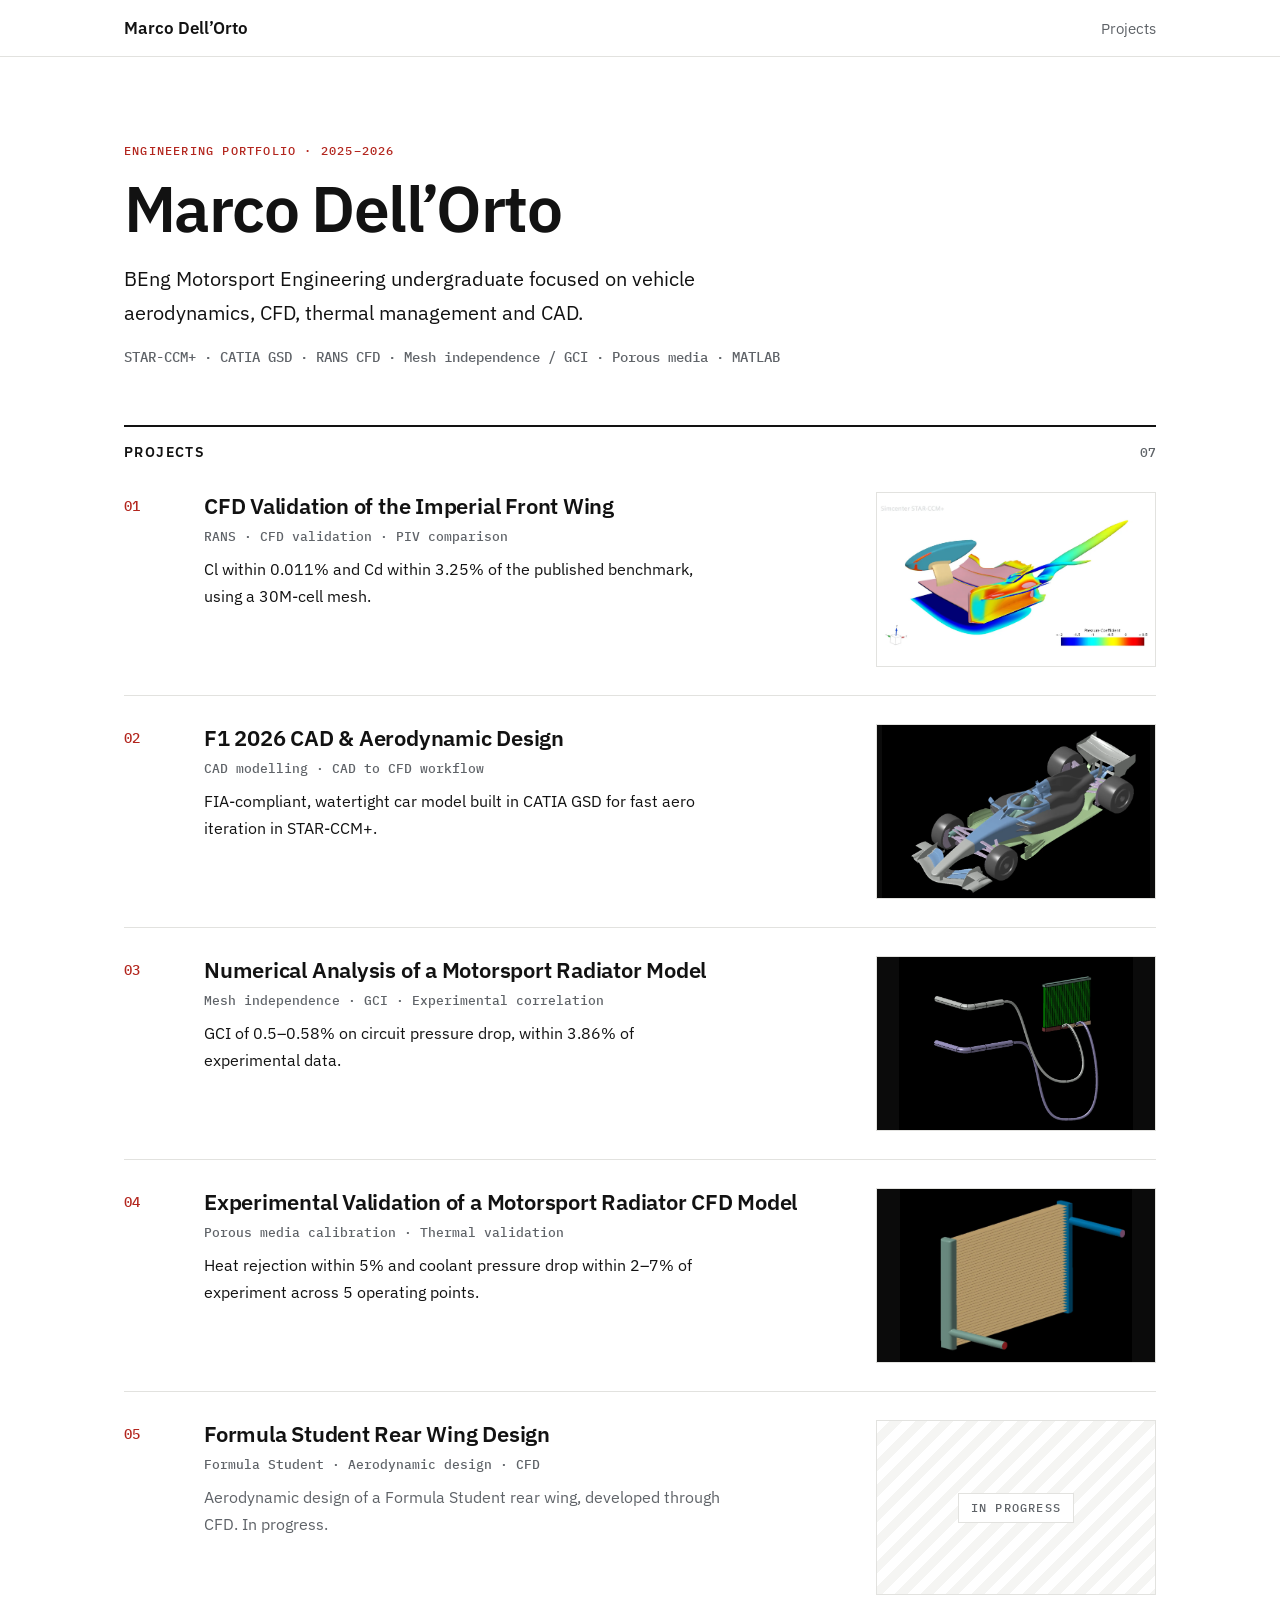
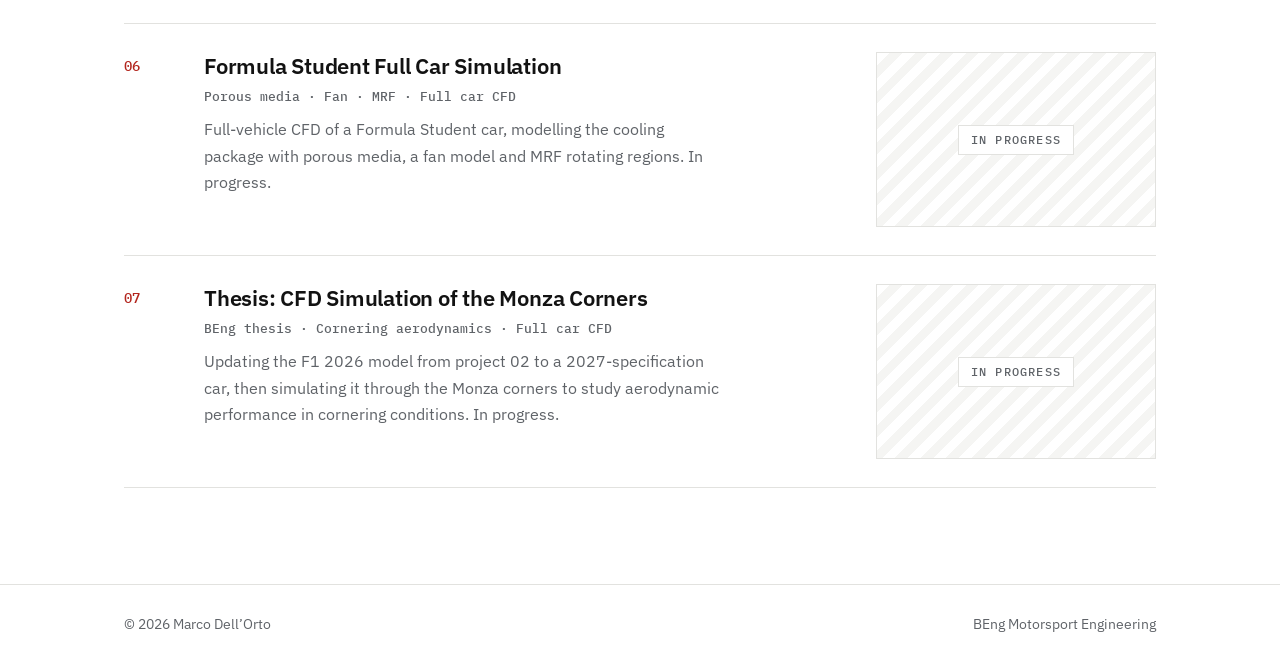
<file: index.html>
<!doctype html>
<html lang="en">
<head>
<meta charset="utf-8">
<meta name="viewport" content="width=device-width, initial-scale=1">
<title>Marco Dell'Orto — Engineering Portfolio</title>
<meta name="description" content="Motorsport Engineering undergraduate focused on vehicle aerodynamics, CFD, thermal management and CAD.">
<link rel="preconnect" href="https://fonts.googleapis.com">
<link rel="stylesheet" href="https://fonts.googleapis.com/css2?family=IBM+Plex+Sans:wght@400;500;600&family=IBM+Plex+Mono:wght@500&display=swap">
<link rel="stylesheet" href="style.css?v=6">
</head>
<body>
<nav><div class="wrap">
  <a class="brand" href="index.html">Marco Dell’Orto</a>
  <div class="links"><a href="#projects">Projects</a></div>
</div></nav>

<header class="hero"><div class="wrap">
  <p class="eyebrow">Engineering portfolio · 2025–2026</p>
  <h1>Marco Dell’Orto</h1>
  <p class="lead">BEng Motorsport Engineering undergraduate focused on vehicle aerodynamics, CFD, thermal management and CAD.</p>
  <p class="skills">STAR-CCM+ · CATIA GSD · RANS CFD · Mesh independence / GCI · Porous media · MATLAB</p>
</div></header>

<main class="wrap" id="projects">
  <div class="section-title"><h2>Projects</h2><span>07</span></div>
  <ol class="plist">
    <li><a class="prow" href="front-wing.html">
      <span class="pnum">01</span>
      <div class="pbody">
        <h3>CFD Validation of the Imperial Front Wing</h3>
        <p class="ptags">RANS · CFD validation · PIV comparison</p>
        <p class="pres">Cl within 0.011% and Cd within 3.25% of the published benchmark, using a 30M-cell mesh.</p>
      </div>
      <div class="pthumb light"><img src="img/image18.webp" alt="Cpt=0 isosurface of the Imperial Front Wing"></div>
    </a></li>
    <li><a class="prow" href="f1-2026.html">
      <span class="pnum">02</span>
      <div class="pbody">
        <h3>F1 2026 CAD &amp; Aerodynamic Design</h3>
        <p class="ptags">CAD modelling · CAD to CFD workflow</p>
        <p class="pres">FIA-compliant, watertight car model built in CATIA GSD for fast aero iteration in STAR-CCM+.</p>
      </div>
      <div class="pthumb"><img src="img/image20.webp" alt="F1 2026 CAD model, isometric view"></div>
    </a></li>
    <li><a class="prow" href="radiator-mesh.html">
      <span class="pnum">03</span>
      <div class="pbody">
        <h3>Numerical Analysis of a Motorsport Radiator Model</h3>
        <p class="ptags">Mesh independence · GCI · Experimental correlation</p>
        <p class="pres">GCI of 0.5–0.58% on circuit pressure drop, within 3.86% of experimental data.</p>
      </div>
      <div class="pthumb"><img src="img/image33.webp" alt="Radiator and cooling circuit geometry"></div>
    </a></li>
    <li><a class="prow" href="radiator-validation.html">
      <span class="pnum">04</span>
      <div class="pbody">
        <h3>Experimental Validation of a Motorsport Radiator CFD Model</h3>
        <p class="ptags">Porous media calibration · Thermal validation</p>
        <p class="pres">Heat rejection within 5% and coolant pressure drop within 2–7% of experiment across 5 operating points.</p>
      </div>
      <div class="pthumb"><img src="img/image39.webp" alt="Tatuus radiator CAD"></div>
    </a></li>
    <li><div class="prow soon">
      <span class="pnum">05</span>
      <div class="pbody">
        <h3>Formula Student Rear Wing Design</h3>
        <p class="ptags">Formula Student · Aerodynamic design · CFD</p>
        <p class="pres">Aerodynamic design of a Formula Student rear wing, developed through CFD. In progress.</p>
      </div>
      <div class="pthumb hatch"><span>In progress</span></div>
    </div></li>
    <li><div class="prow soon">
      <span class="pnum">06</span>
      <div class="pbody">
        <h3>Formula Student Full Car Simulation</h3>
        <p class="ptags">Porous media · Fan · MRF · Full car CFD</p>
        <p class="pres">Full-vehicle CFD of a Formula Student car, modelling the cooling package with porous media, a fan model and MRF rotating regions. In progress.</p>
      </div>
      <div class="pthumb hatch"><span>In progress</span></div>
    </div></li>
    <li><div class="prow soon">
      <span class="pnum">07</span>
      <div class="pbody">
        <h3>Thesis: CFD Simulation of the Monza Corners</h3>
        <p class="ptags">BEng thesis · Cornering aerodynamics · Full car CFD</p>
        <p class="pres">Updating the F1 2026 model from project 02 to a 2027-specification car, then simulating it through the Monza corners to study aerodynamic performance in cornering conditions. In progress.</p>
      </div>
      <div class="pthumb hatch"><span>In progress</span></div>
    </div></li>
  </ol>
</main>

<footer><div class="wrap">
  <span>© 2026 Marco Dell’Orto</span>
  <span>BEng Motorsport Engineering</span>
</div></footer>
</body>
</html>
</file>
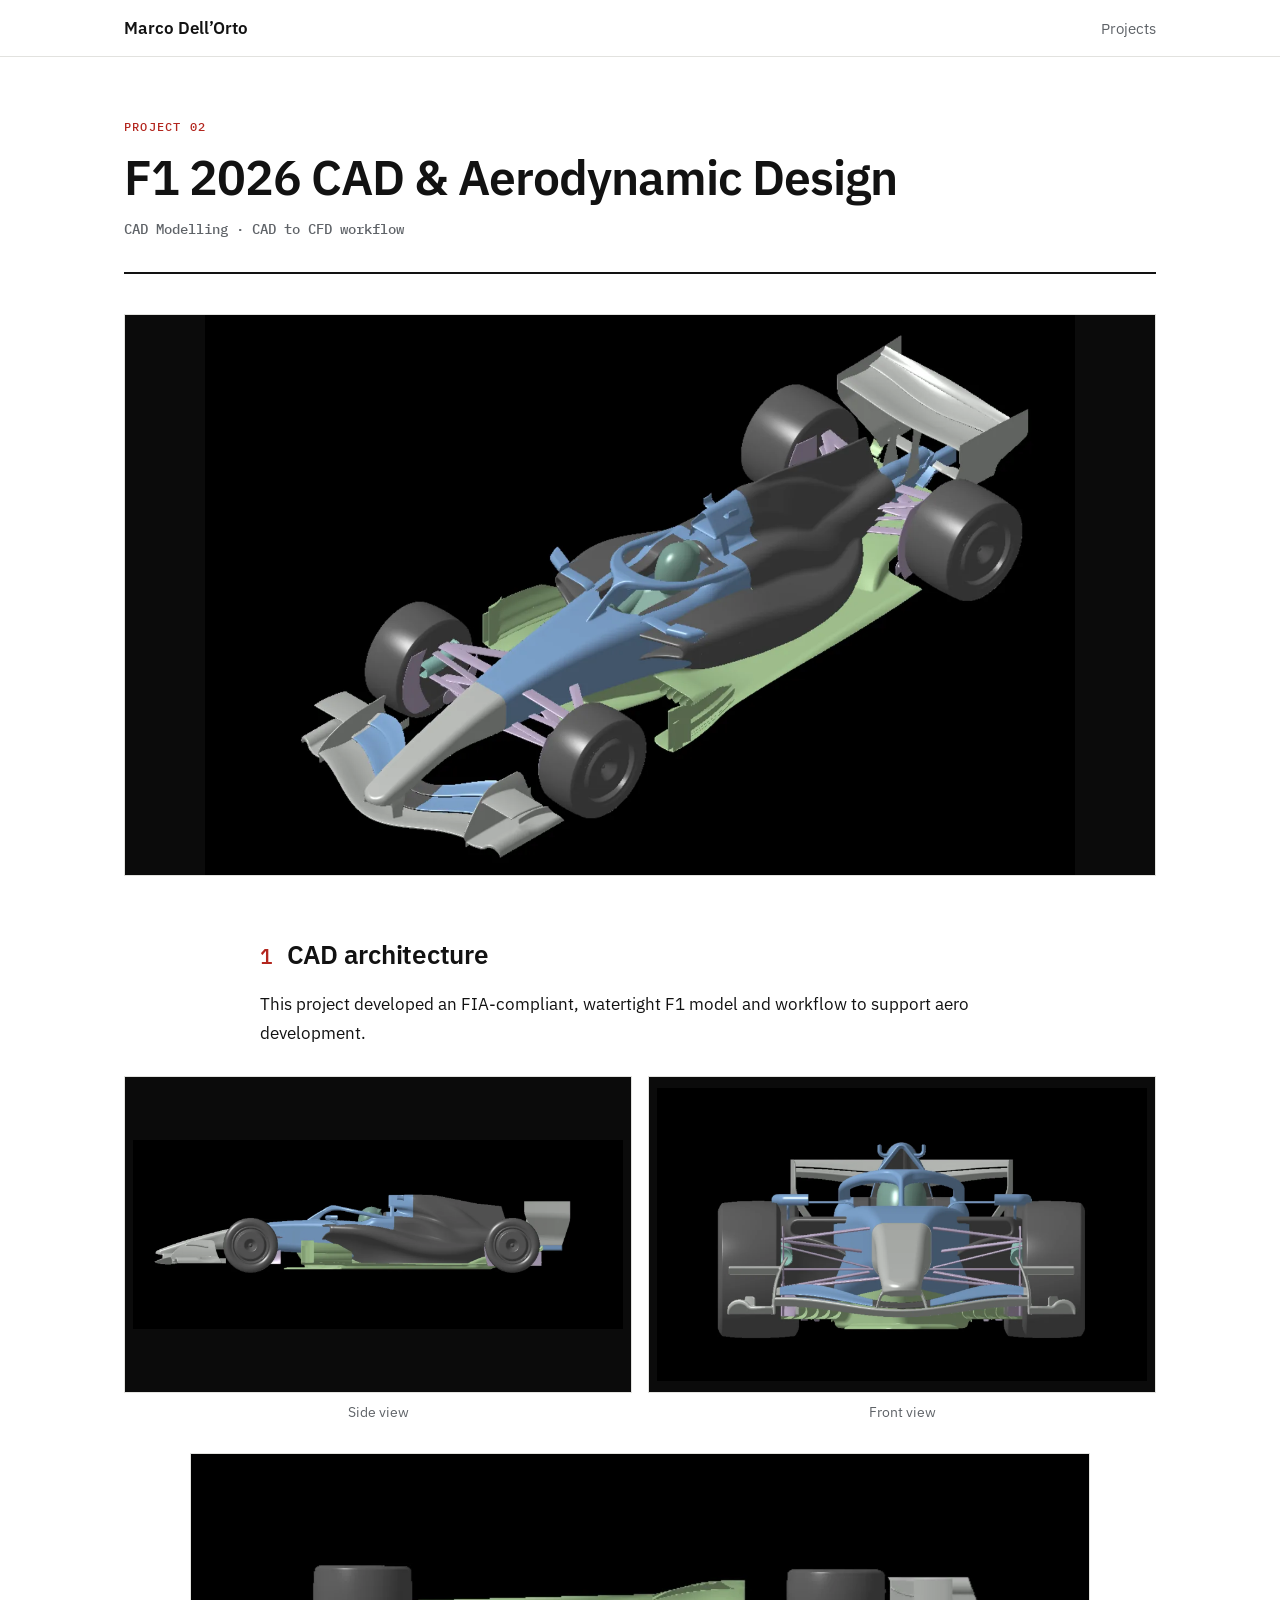
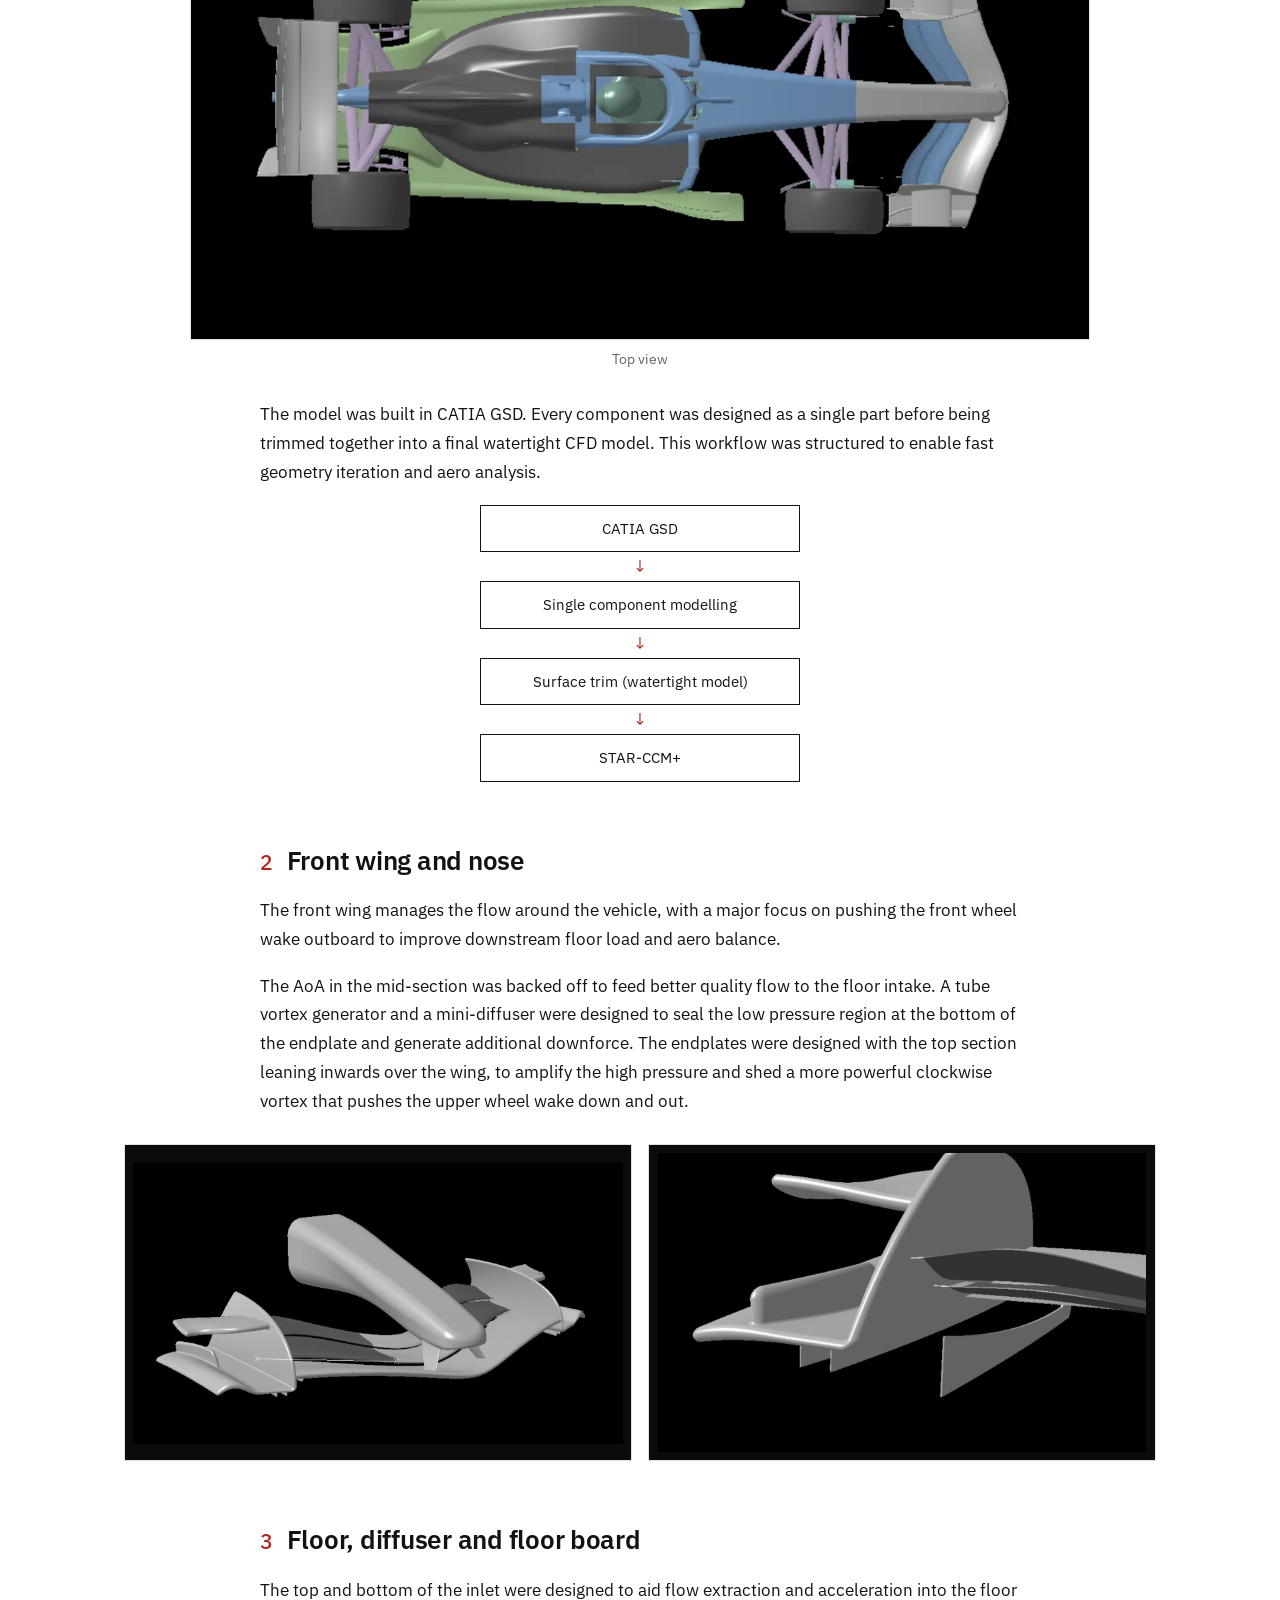
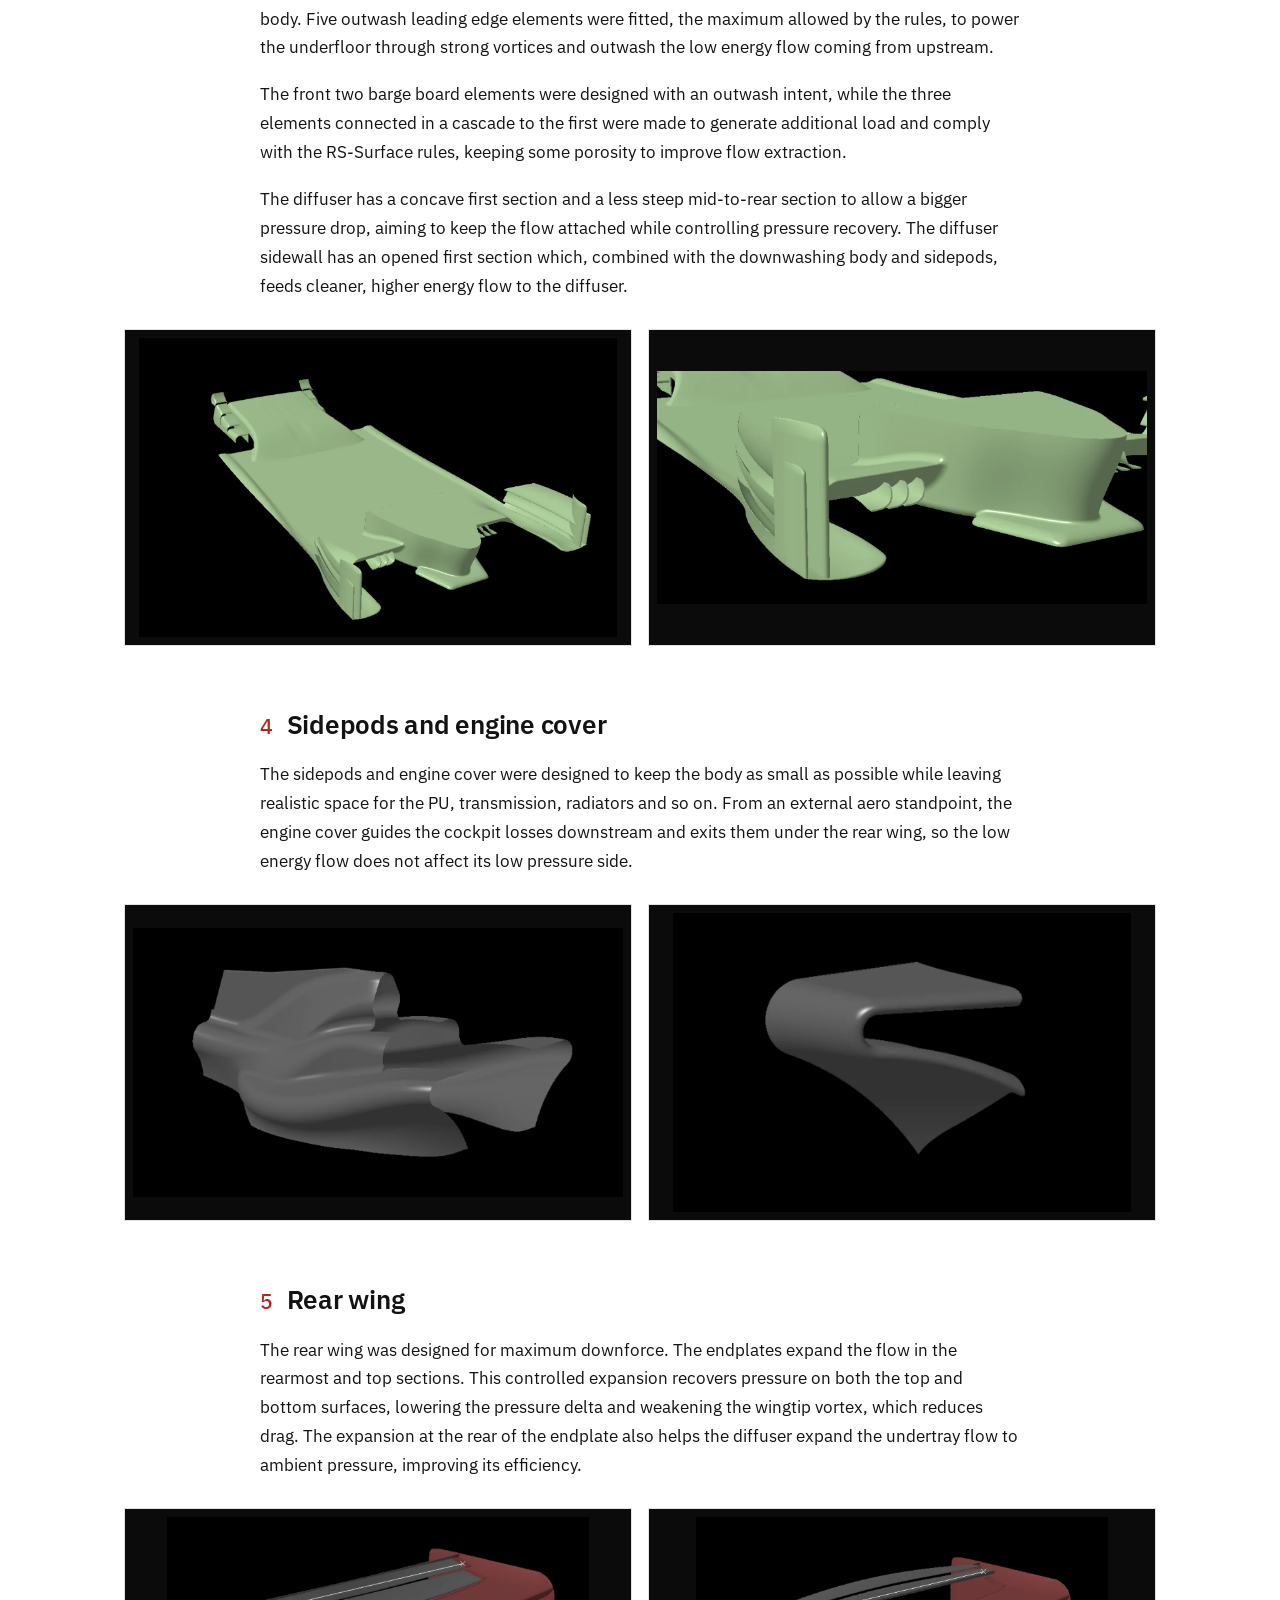
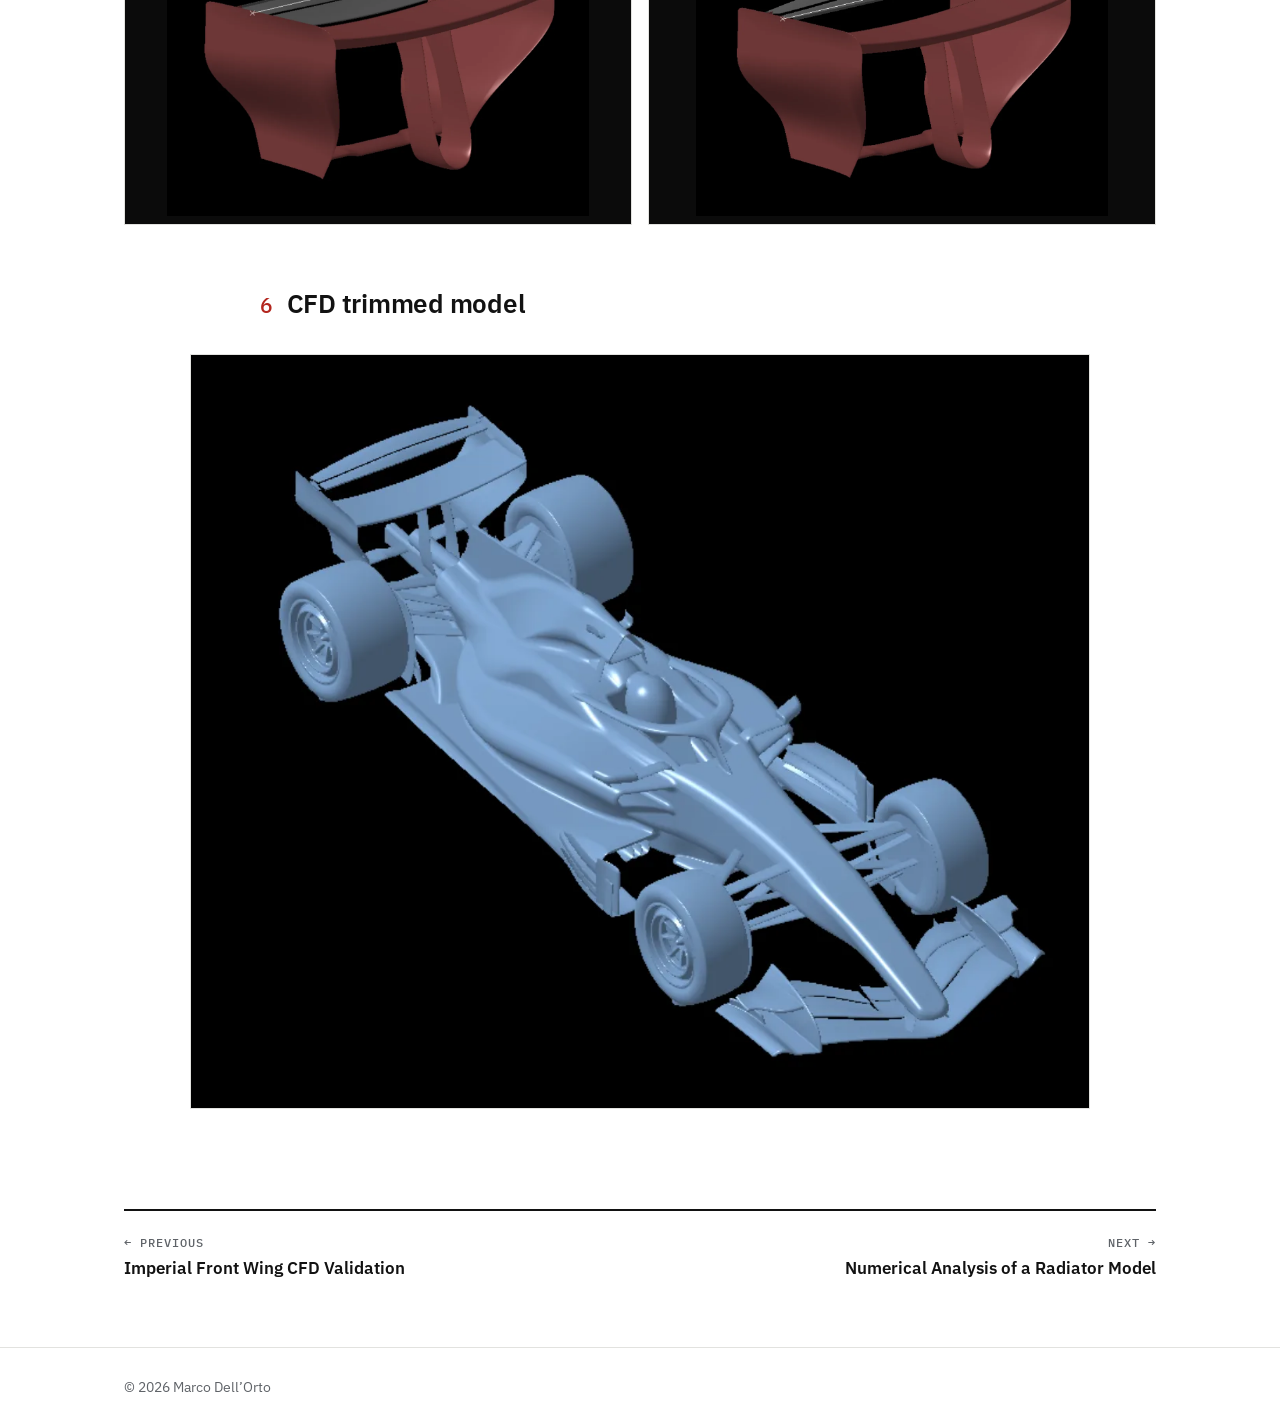
<file: f1-2026.html>
<!doctype html>
<html lang="en">
<head>
<meta charset="utf-8">
<meta name="viewport" content="width=device-width, initial-scale=1">
<title>F1 2026 CAD &amp; Aero Design — Marco Dell'Orto</title>
<link rel="stylesheet" href="https://fonts.googleapis.com/css2?family=IBM+Plex+Sans:wght@400;500;600&family=IBM+Plex+Mono:wght@500&display=swap">
<link rel="stylesheet" href="style.css?v=7">
</head>
<body>
<nav><div class="wrap">
  <a class="brand" href="index.html">Marco Dell’Orto</a>
  <div class="links"><a href="index.html#projects">Projects</a></div>
</div></nav>

<div class="wrap">
  <header class="p-hero">
    <p class="eyebrow">Project 02</p>
    <h1>F1 2026 CAD &amp; Aerodynamic Design</h1>
    <p class="sub">CAD Modelling · CAD to CFD workflow</p>
  </header>
  <div class="cover"><img src="img/image20.webp" alt="F1 2026 model, isometric view"></div>

  <article class="article">
    <h2>CAD architecture</h2>
    <p>This project developed an FIA-compliant, watertight F1 model and workflow to support aero development.</p>
    <div class="pair wide">
      <figure class="dark"><img src="img/image21.webp" alt="" loading="lazy"><figcaption>Side view</figcaption></figure>
      <figure class="dark"><img src="img/image22.webp" alt="" loading="lazy"><figcaption>Front view</figcaption></figure>
    </div>
    <figure class="dark"><img src="img/image23.webp" alt="" loading="lazy"><figcaption>Top view</figcaption></figure>
    <p>The model was built in CATIA GSD. Every component was designed as a single part before being trimmed together into a final watertight CFD model. This workflow was structured to enable fast geometry iteration and aero analysis.</p>
    <div class="flow"><span>CATIA GSD</span><i>↓</i><span>Single component modelling</span><i>↓</i><span>Surface trim (watertight model)</span><i>↓</i><span>STAR-CCM+</span></div>

    <h2>Front wing and nose</h2>
    <p>The front wing manages the flow around the vehicle, with a major focus on pushing the front wheel wake outboard to improve downstream floor load and aero balance.</p>
    <p>The AoA in the mid-section was backed off to feed better quality flow to the floor intake. A tube vortex generator and a mini-diffuser were designed to seal the low pressure region at the bottom of the endplate and generate additional downforce. The endplates were designed with the top section leaning inwards over the wing, to amplify the high pressure and shed a more powerful clockwise vortex that pushes the upper wheel wake down and out.</p>
    <div class="pair wide">
      <figure class="dark"><img src="img/image24.webp" alt="Front wing" loading="lazy"></figure>
      <figure class="dark"><img src="img/image25.webp" alt="Front wing" loading="lazy"></figure>
    </div>

    <h2>Floor, diffuser and floor board</h2>
    <p>The top and bottom of the inlet were designed to aid flow extraction and acceleration into the floor body. Five outwash leading edge elements were fitted, the maximum allowed by the rules, to power the underfloor through strong vortices and outwash the low energy flow coming from upstream.</p>
    <p>The front two barge board elements were designed with an outwash intent, while the three elements connected in a cascade to the first were made to generate additional load and comply with the RS-Surface rules, keeping some porosity to improve flow extraction.</p>
    <p>The diffuser has a concave first section and a less steep mid-to-rear section to allow a bigger pressure drop, aiming to keep the flow attached while controlling pressure recovery. The diffuser sidewall has an opened first section which, combined with the downwashing body and sidepods, feeds cleaner, higher energy flow to the diffuser.</p>
    <div class="pair wide">
      <figure class="dark"><img src="img/image26.webp" alt="Floor and diffuser" loading="lazy"></figure>
      <figure class="dark"><img src="img/image27.webp" alt="Floor and diffuser" loading="lazy"></figure>
    </div>

    <h2>Sidepods and engine cover</h2>
    <p>The sidepods and engine cover were designed to keep the body as small as possible while leaving realistic space for the PU, transmission, radiators and so on. From an external aero standpoint, the engine cover guides the cockpit losses downstream and exits them under the rear wing, so the low energy flow does not affect its low pressure side.</p>
    <div class="pair wide">
      <figure class="dark"><img src="img/image28.webp" alt="Sidepods" loading="lazy"></figure>
      <figure class="dark"><img src="img/image29.webp" alt="Engine cover" loading="lazy"></figure>
    </div>

    <h2>Rear wing</h2>
    <p>The rear wing was designed for maximum downforce. The endplates expand the flow in the rearmost and top sections. This controlled expansion recovers pressure on both the top and bottom surfaces, lowering the pressure delta and weakening the wingtip vortex, which reduces drag. The expansion at the rear of the endplate also helps the diffuser expand the undertray flow to ambient pressure, improving its efficiency.</p>
    <div class="pair wide">
      <figure class="dark"><img src="img/image30.webp" alt="Rear wing" loading="lazy"></figure>
      <figure class="dark"><img src="img/image31.webp" alt="Rear wing" loading="lazy"></figure>
    </div>

    <h2>CFD trimmed model</h2>
    <figure><img src="img/image32.webp" alt="Watertight CFD model" loading="lazy"></figure>
  </article>

  <div class="pager">
    <a href="front-wing.html"><small>← Previous</small><b>Imperial Front Wing CFD Validation</b></a>
    <a href="radiator-mesh.html" style="text-align:right"><small>Next →</small><b>Numerical Analysis of a Radiator Model</b></a>
  </div>
</div>
<footer><div class="wrap"><span>© 2026 Marco Dell’Orto</span></div></footer>
</body>
</html>
</file>
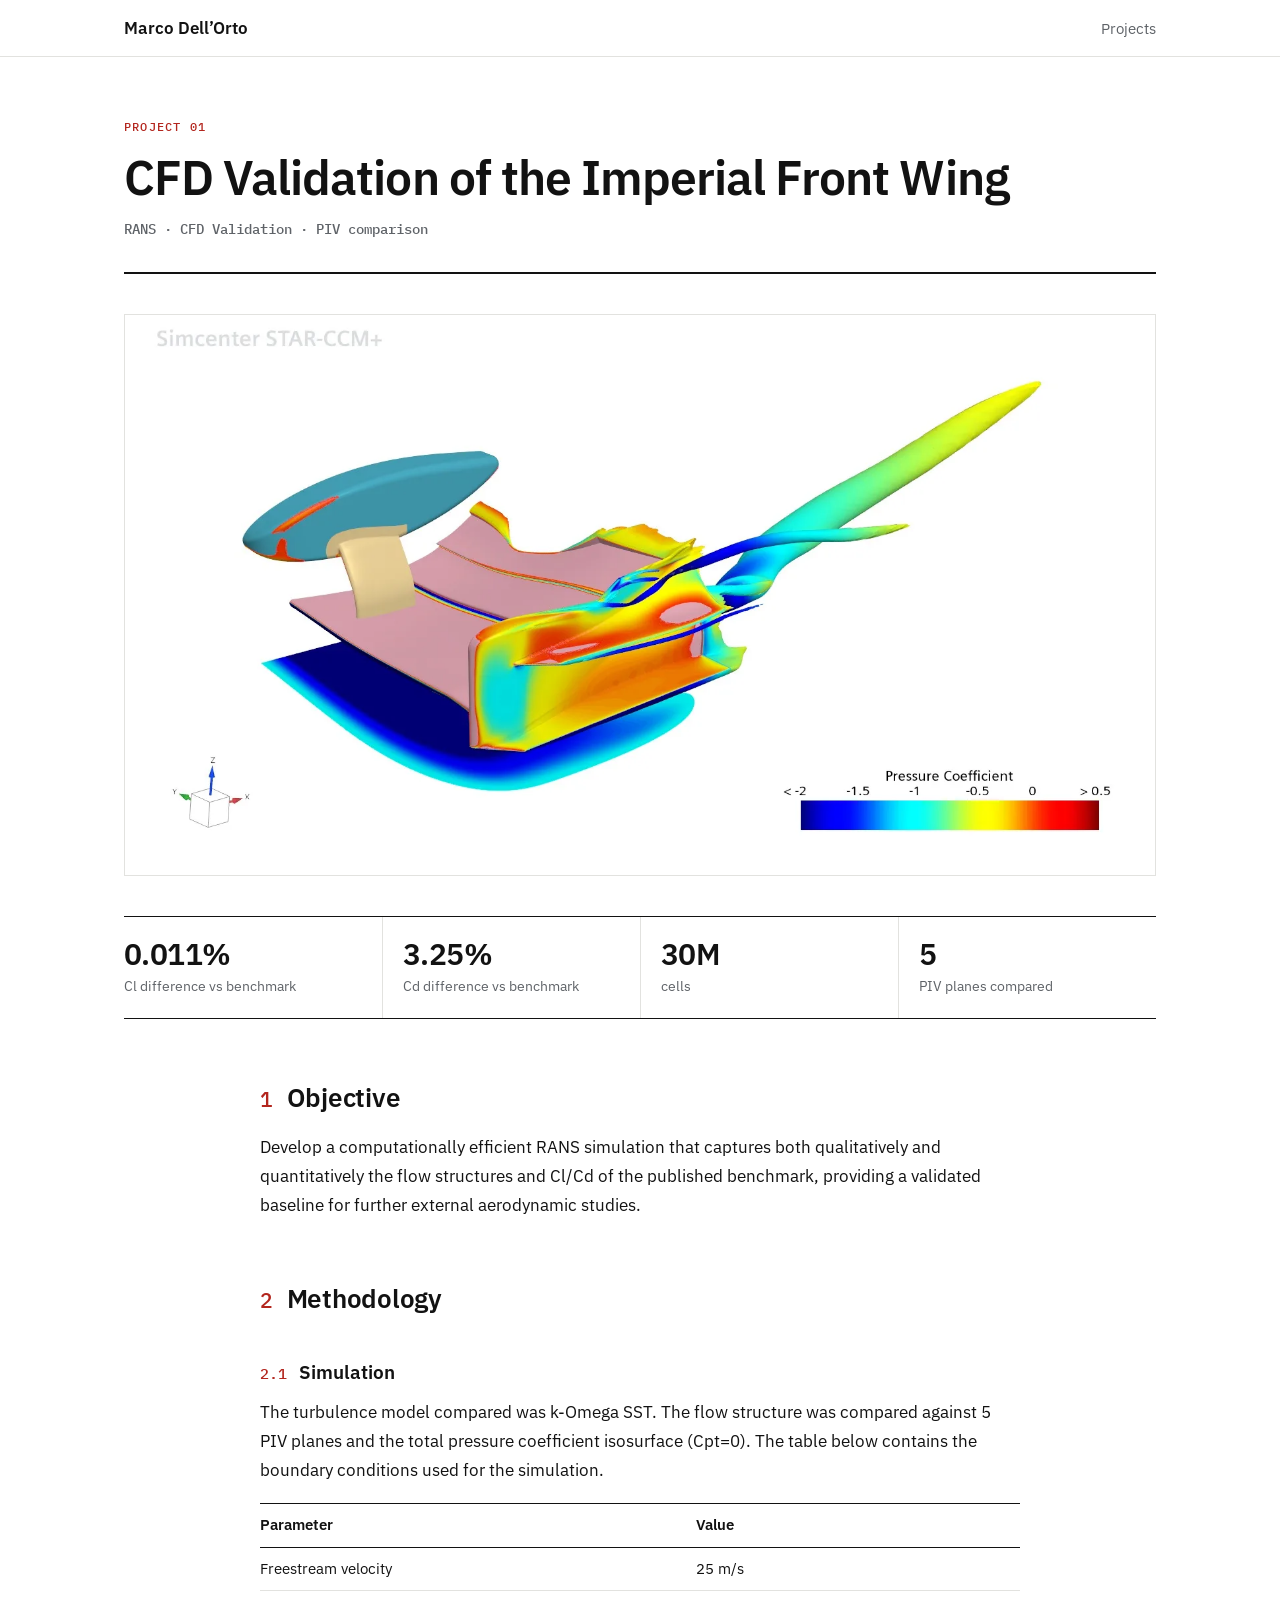
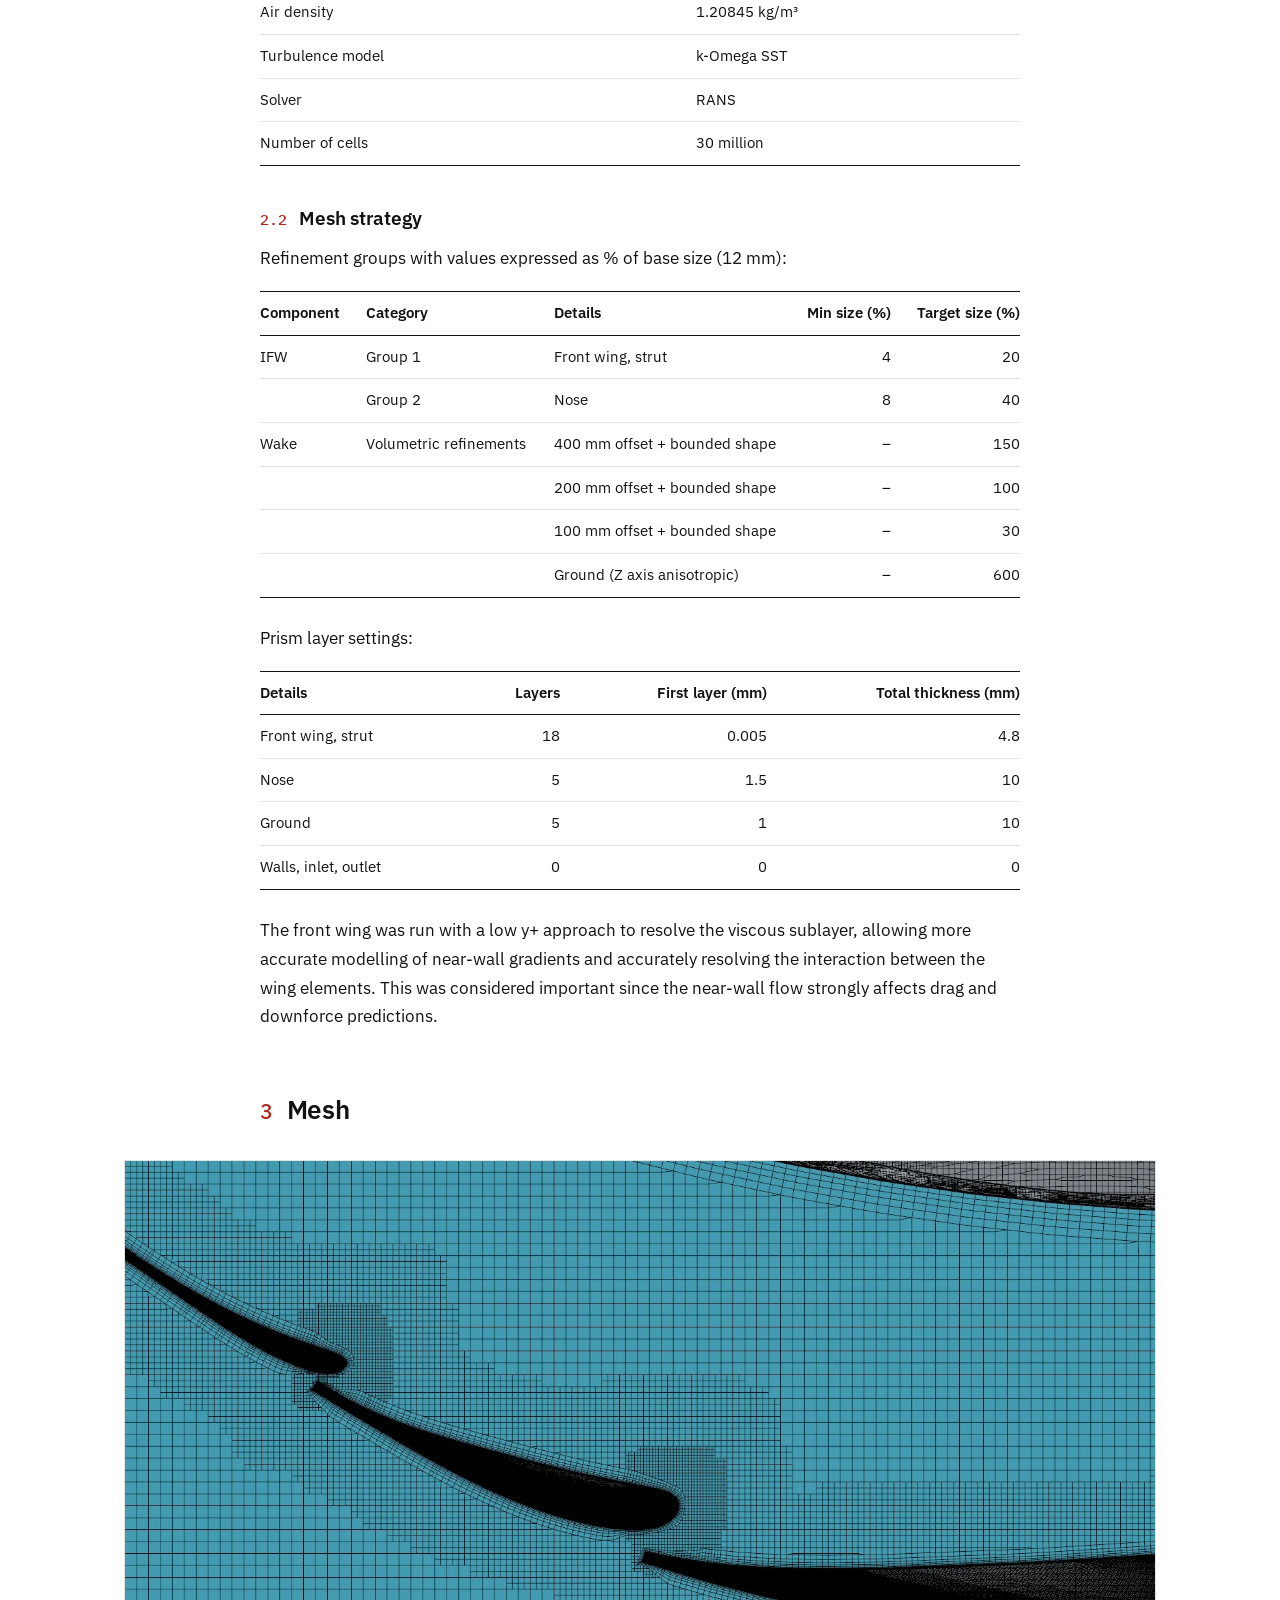
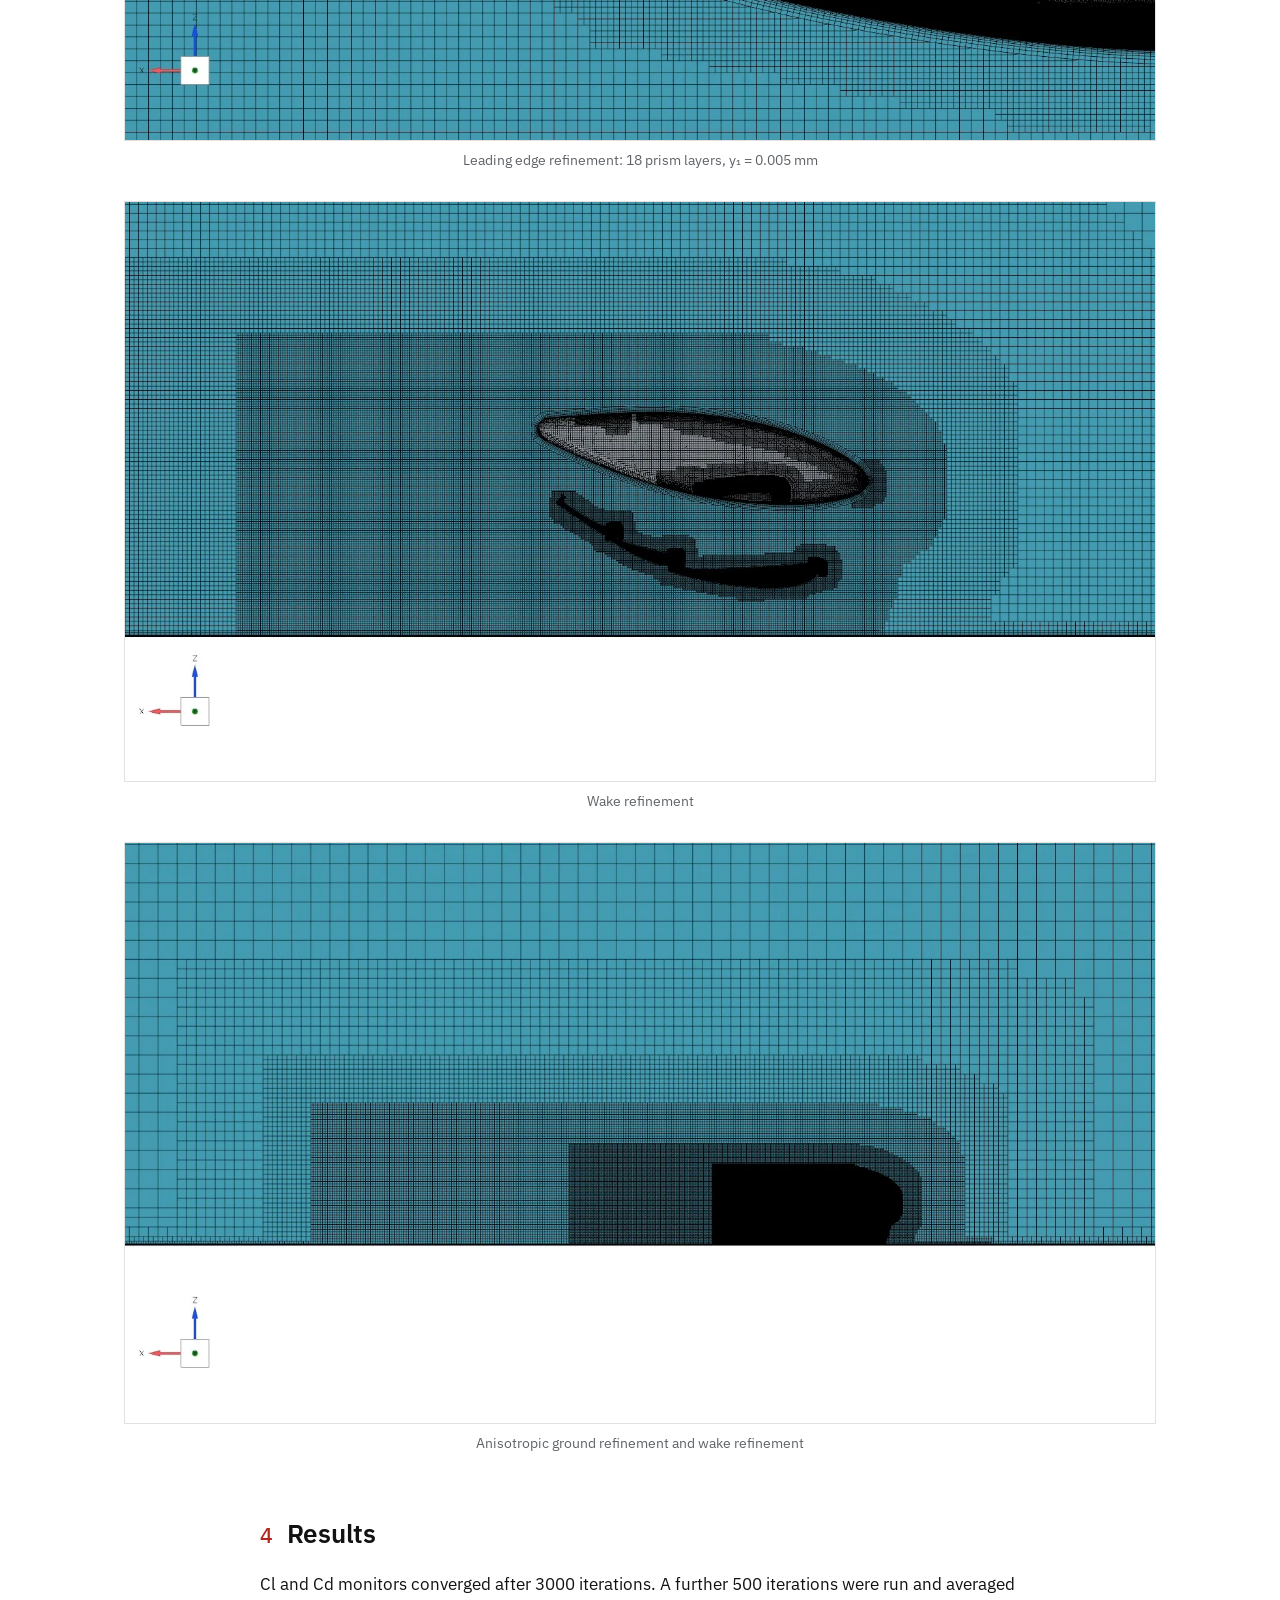
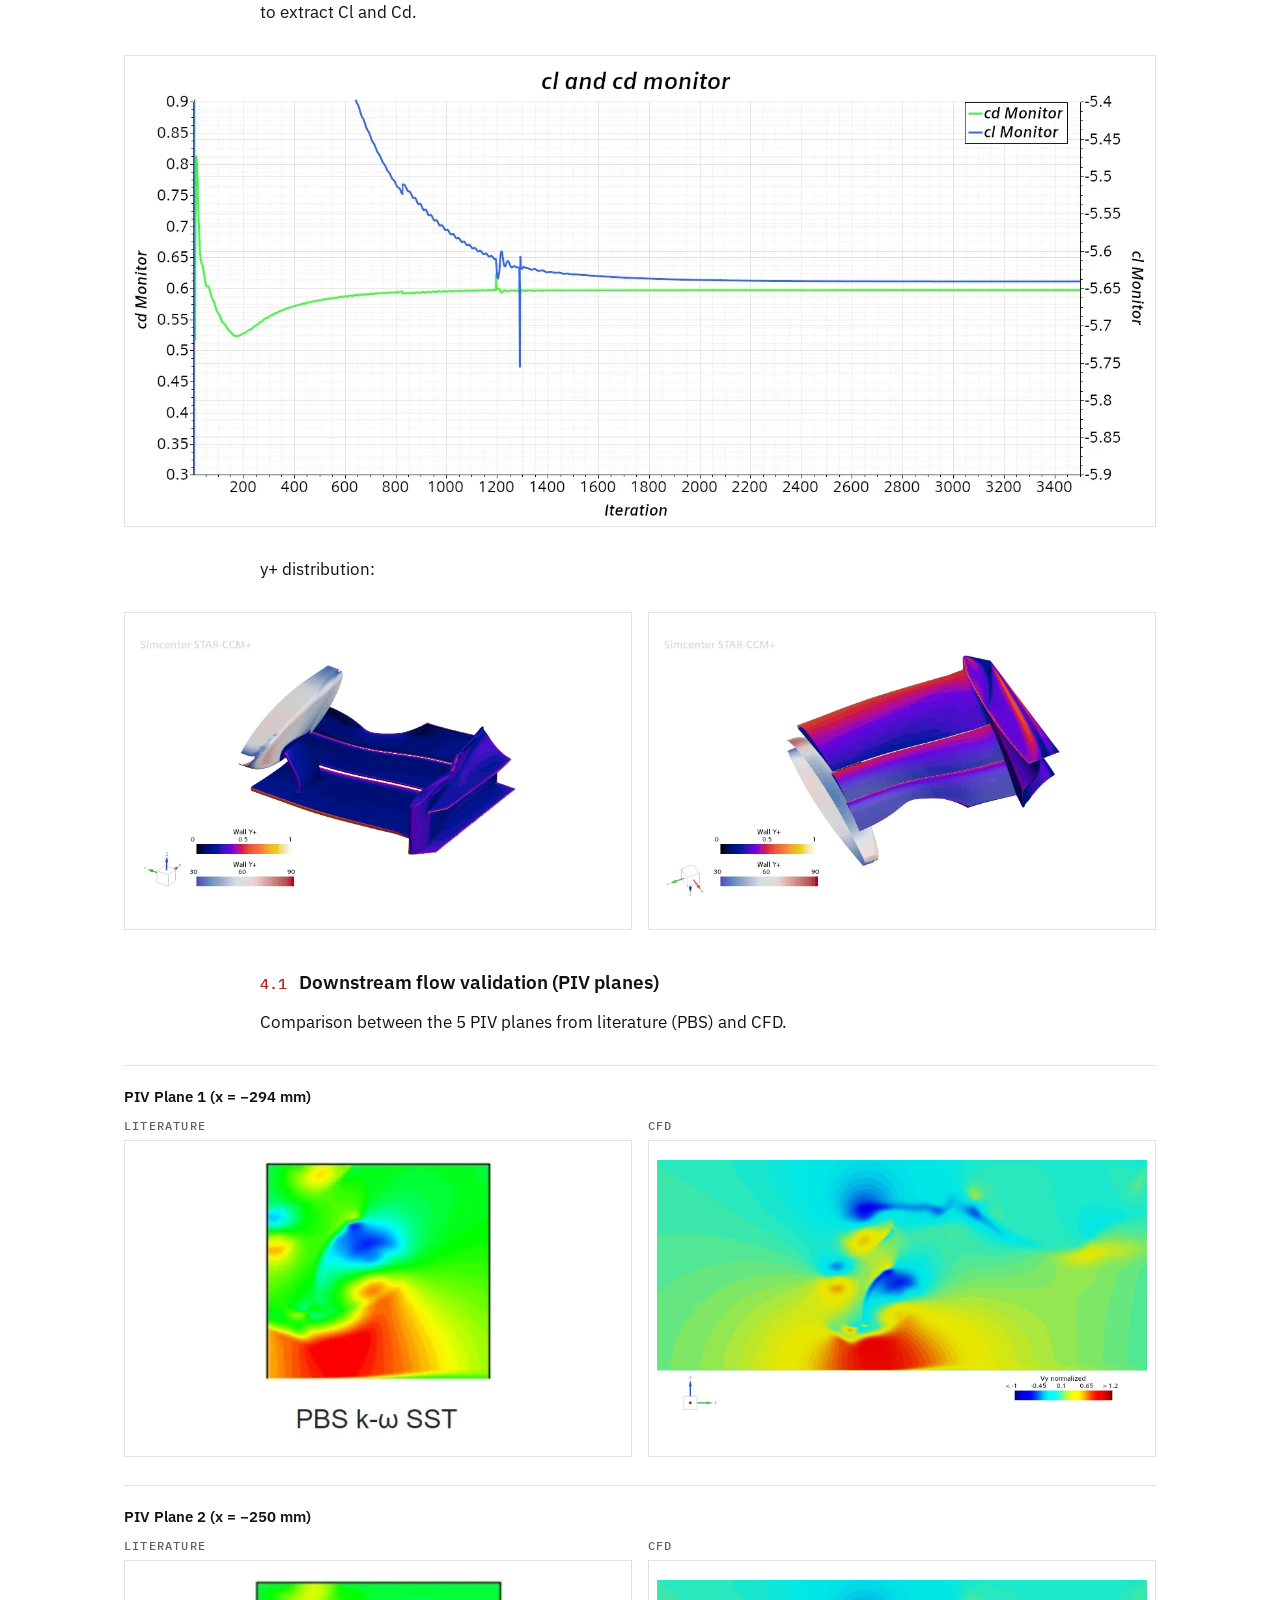
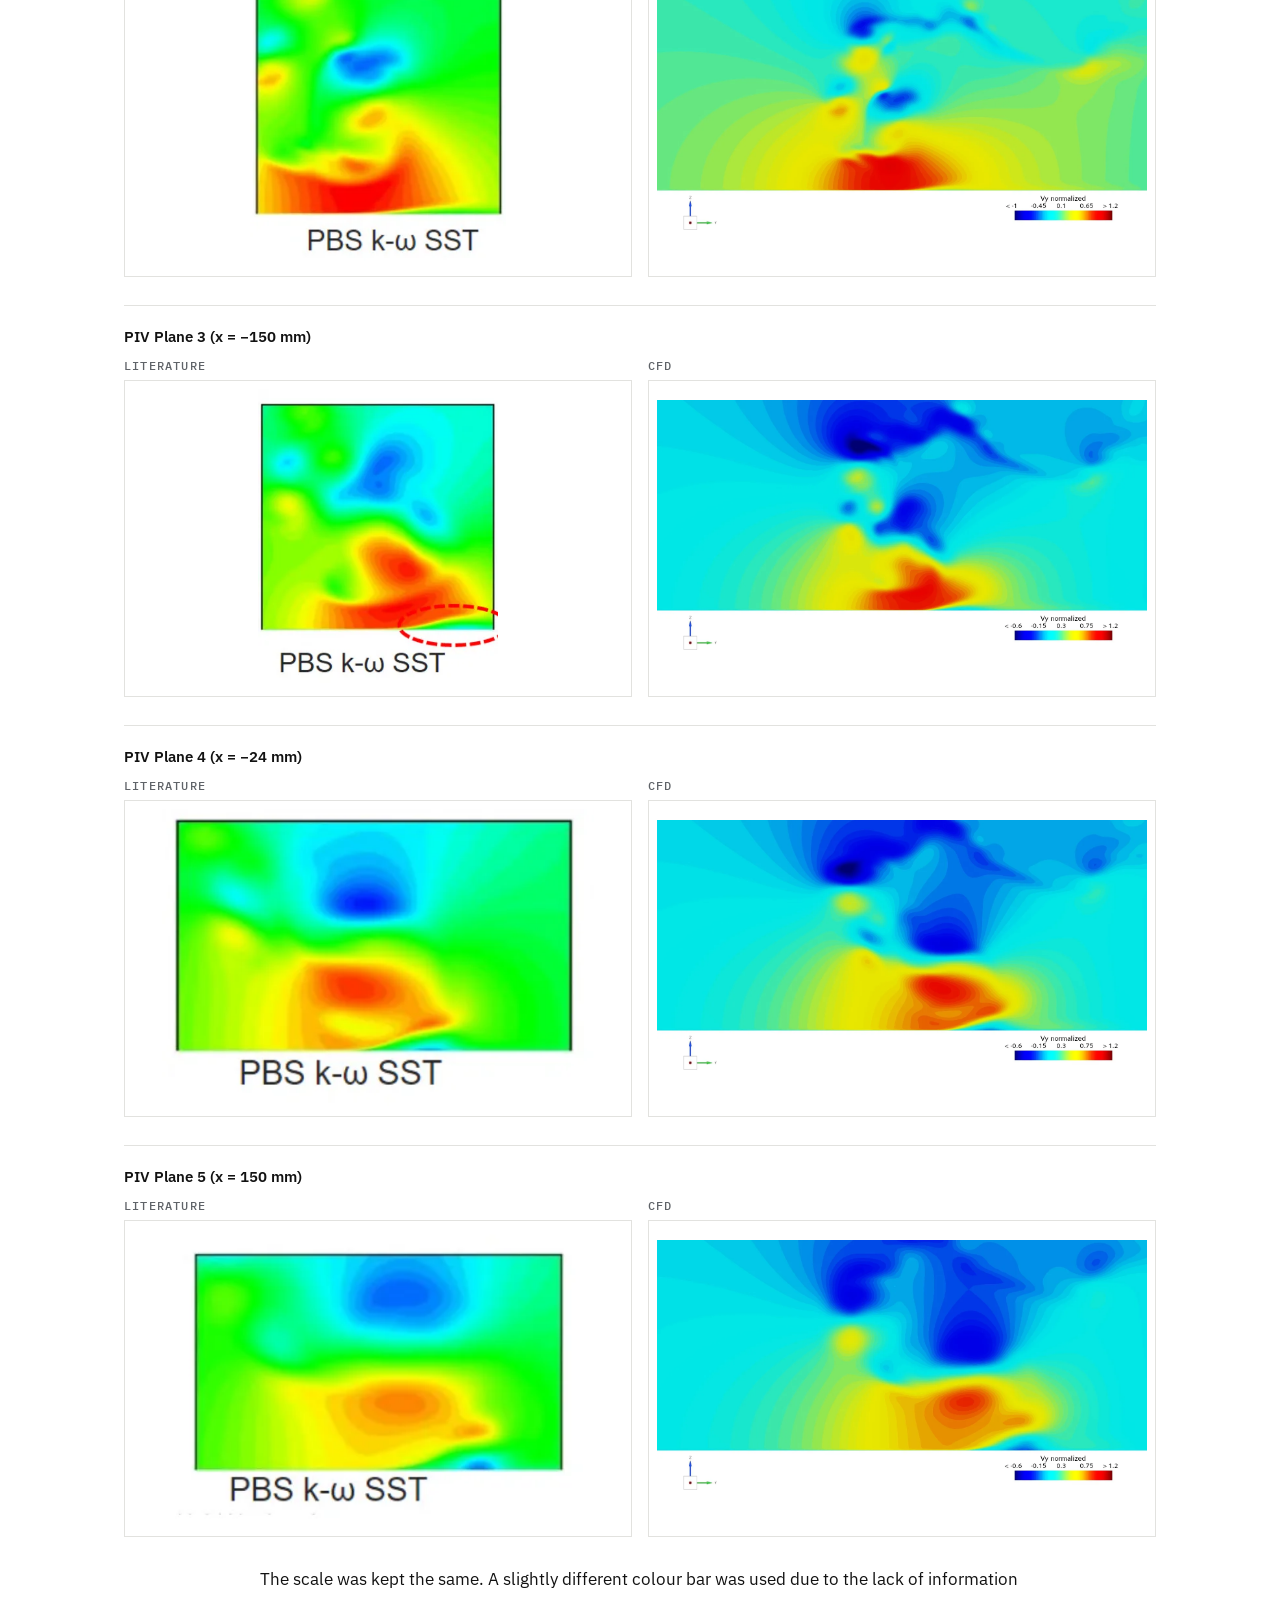
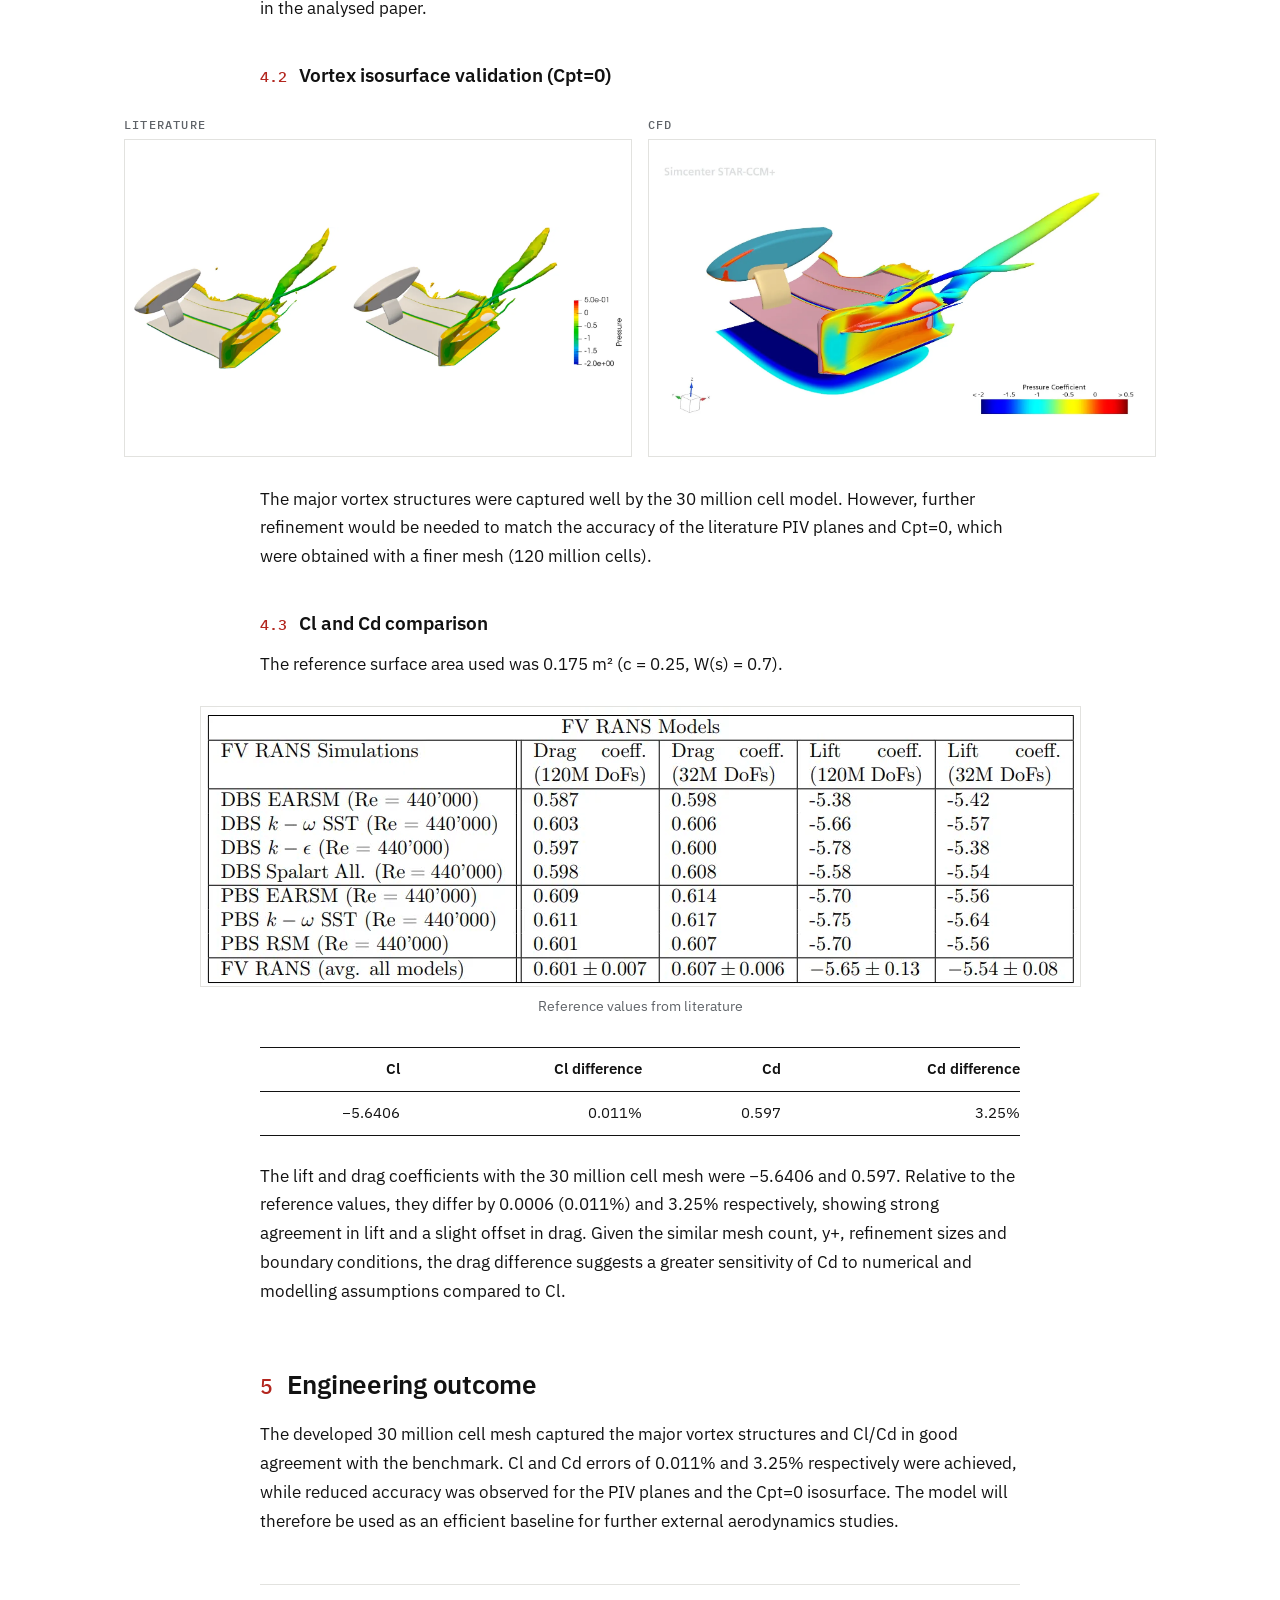
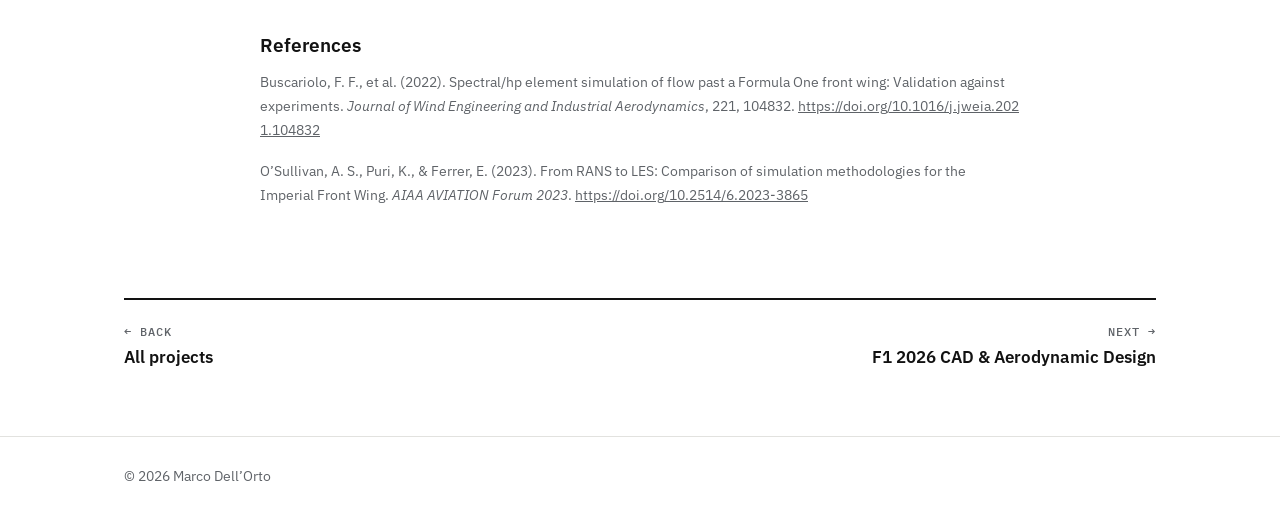
<file: front-wing.html>
<!doctype html>
<html lang="en">
<head>
<meta charset="utf-8">
<meta name="viewport" content="width=device-width, initial-scale=1">
<title>Imperial Front Wing CFD Validation — Marco Dell'Orto</title>
<link rel="stylesheet" href="https://fonts.googleapis.com/css2?family=IBM+Plex+Sans:wght@400;500;600&family=IBM+Plex+Mono:wght@500&display=swap">
<link rel="stylesheet" href="style.css?v=6">
</head>
<body>
<nav><div class="wrap">
  <a class="brand" href="index.html">Marco Dell’Orto</a>
  <div class="links"><a href="index.html#projects">Projects</a></div>
</div></nav>

<div class="wrap">
  <header class="p-hero">
    <p class="eyebrow">Project 01</p>
    <h1>CFD Validation of the Imperial Front Wing</h1>
    <p class="sub">RANS · CFD Validation · PIV comparison</p>
  </header>
  <div class="cover light"><img src="img/image18.webp" alt="Cpt=0 isosurface coloured by pressure coefficient"></div>

  <div class="stats">
    <div class="stat"><b>0.011%</b><span>Cl difference vs benchmark</span></div>
    <div class="stat"><b>3.25%</b><span>Cd difference vs benchmark</span></div>
    <div class="stat"><b>30M</b><span>cells</span></div>
    <div class="stat"><b>5</b><span>PIV planes compared</span></div>
  </div>

  <article class="article">
    <h2>Objective</h2>
    <p>Develop a computationally efficient RANS simulation that captures both qualitatively and quantitatively the flow structures and Cl/Cd of the published benchmark, providing a validated baseline for further external aerodynamic studies.</p>

    <h2>Methodology</h2>
    <h3>Simulation</h3>
    <p>The turbulence model compared was k-Omega SST. The flow structure was compared against 5 PIV planes and the total pressure coefficient isosurface (Cpt=0). The table below contains the boundary conditions used for the simulation.</p>
    <div class="table-wrap"><table>
      <tr><th>Parameter</th><th>Value</th></tr>
      <tr><td>Freestream velocity</td><td>25 m/s</td></tr>
      <tr><td>Air density</td><td>1.20845 kg/m³</td></tr>
      <tr><td>Turbulence model</td><td>k-Omega SST</td></tr>
      <tr><td>Solver</td><td>RANS</td></tr>
      <tr><td>Number of cells</td><td>30 million</td></tr>
    </table></div>

    <h3>Mesh strategy</h3>
    <p>Refinement groups with values expressed as % of base size (12 mm):</p>
    <div class="table-wrap"><table>
      <tr><th>Component</th><th>Category</th><th>Details</th><th class="num">Min size (%)</th><th class="num">Target size (%)</th></tr>
      <tr><td>IFW</td><td>Group 1</td><td>Front wing, strut</td><td class="num">4</td><td class="num">20</td></tr>
      <tr><td></td><td>Group 2</td><td>Nose</td><td class="num">8</td><td class="num">40</td></tr>
      <tr><td>Wake</td><td>Volumetric refinements</td><td>400 mm offset + bounded shape</td><td class="num">–</td><td class="num">150</td></tr>
      <tr><td></td><td></td><td>200 mm offset + bounded shape</td><td class="num">–</td><td class="num">100</td></tr>
      <tr><td></td><td></td><td>100 mm offset + bounded shape</td><td class="num">–</td><td class="num">30</td></tr>
      <tr><td></td><td></td><td>Ground (Z axis anisotropic)</td><td class="num">–</td><td class="num">600</td></tr>
    </table></div>
    <p>Prism layer settings:</p>
    <div class="table-wrap"><table>
      <tr><th>Details</th><th class="num">Layers</th><th class="num">First layer (mm)</th><th class="num">Total thickness (mm)</th></tr>
      <tr><td>Front wing, strut</td><td class="num">18</td><td class="num">0.005</td><td class="num">4.8</td></tr>
      <tr><td>Nose</td><td class="num">5</td><td class="num">1.5</td><td class="num">10</td></tr>
      <tr><td>Ground</td><td class="num">5</td><td class="num">1</td><td class="num">10</td></tr>
      <tr><td>Walls, inlet, outlet</td><td class="num">0</td><td class="num">0</td><td class="num">0</td></tr>
    </table></div>
    <p>The front wing was run with a low y+ approach to resolve the viscous sublayer, allowing more accurate modelling of near-wall gradients and accurately resolving the interaction between the wing elements. This was considered important since the near-wall flow strongly affects drag and downforce predictions.</p>

    <h2>Mesh</h2>
    <figure class="wide"><img src="img/image1.webp" alt="" loading="lazy"><figcaption>Leading edge refinement: 18 prism layers, y₁ = 0.005 mm</figcaption></figure>
    <figure class="wide"><img src="img/image2.webp" alt="" loading="lazy"><figcaption>Wake refinement</figcaption></figure>
    <figure class="wide"><img src="img/image3.webp" alt="" loading="lazy"><figcaption>Anisotropic ground refinement and wake refinement</figcaption></figure>

    <h2>Results</h2>
    <p>Cl and Cd monitors converged after 3000 iterations. A further 500 iterations were run and averaged to extract Cl and Cd.</p>
    <figure class="wide"><img src="img/image4.webp" alt="Cl and Cd convergence monitors" loading="lazy"></figure>
    <p>y+ distribution:</p>
    <div class="pair wide">
      <figure><img src="img/image5.webp" alt="y+ distribution" loading="lazy"></figure>
      <figure><img src="img/image6.webp" alt="y+ distribution" loading="lazy"></figure>
    </div>

    <h3>Downstream flow validation (PIV planes)</h3>
    <p>Comparison between the 5 PIV planes from literature (PBS) and CFD.</p>
    <div class="compare wide">
      <div class="head"><span>Literature</span><span>CFD</span></div>
      <div class="row-label">PIV Plane 1 (x = −294 mm)</div>
      <div class="pair"><figure><img src="img/image7.webp" alt="Literature PIV plane 1" loading="lazy"></figure><figure><img src="img/image8.webp" alt="CFD PIV plane 1" loading="lazy"></figure></div>
      <div class="row-label">PIV Plane 2 (x = −250 mm)</div>
      <div class="pair"><figure><img src="img/image9.webp" alt="Literature PIV plane 2" loading="lazy"></figure><figure><img src="img/image10.webp" alt="CFD PIV plane 2" loading="lazy"></figure></div>
      <div class="row-label">PIV Plane 3 (x = −150 mm)</div>
      <div class="pair"><figure><img src="img/image11.webp" alt="Literature PIV plane 3" loading="lazy"></figure><figure><img src="img/image12.webp" alt="CFD PIV plane 3" loading="lazy"></figure></div>
      <div class="row-label">PIV Plane 4 (x = −24 mm)</div>
      <div class="pair"><figure><img src="img/image13.webp" alt="Literature PIV plane 4" loading="lazy"></figure><figure><img src="img/image14.webp" alt="CFD PIV plane 4" loading="lazy"></figure></div>
      <div class="row-label">PIV Plane 5 (x = 150 mm)</div>
      <div class="pair"><figure><img src="img/image15.webp" alt="Literature PIV plane 5" loading="lazy"></figure><figure><img src="img/image16.webp" alt="CFD PIV plane 5" loading="lazy"></figure></div>
    </div>
    <p>The scale was kept the same. A slightly different colour bar was used due to the lack of information in the analysed paper.</p>

    <h3>Vortex isosurface validation (Cpt=0)</h3>
    <div class="compare wide">
      <div class="head"><span>Literature</span><span>CFD</span></div>
      <div class="pair"><figure><img src="img/image17.webp" alt="Literature Cpt=0 isosurface" loading="lazy"></figure><figure><img src="img/image18.webp" alt="CFD Cpt=0 isosurface" loading="lazy"></figure></div>
    </div>
    <p>The major vortex structures were captured well by the 30 million cell model. However, further refinement would be needed to match the accuracy of the literature PIV planes and Cpt=0, which were obtained with a finer mesh (120 million cells).</p>

    <h3>Cl and Cd comparison</h3>
    <p>The reference surface area used was 0.175 m² (c = 0.25, W(s) = 0.7).</p>
    <figure><img src="img/image19.webp" alt="Reference FV RANS results table" loading="lazy"><figcaption>Reference values from literature</figcaption></figure>
    <div class="table-wrap"><table>
      <tr><th class="num">Cl</th><th class="num">Cl difference</th><th class="num">Cd</th><th class="num">Cd difference</th></tr>
      <tr><td class="num">−5.6406</td><td class="num">0.011%</td><td class="num">0.597</td><td class="num">3.25%</td></tr>
    </table></div>
    <p>The lift and drag coefficients with the 30 million cell mesh were −5.6406 and 0.597. Relative to the reference values, they differ by 0.0006 (0.011%) and 3.25% respectively, showing strong agreement in lift and a slight offset in drag. Given the similar mesh count, y+, refinement sizes and boundary conditions, the drag difference suggests a greater sensitivity of Cd to numerical and modelling assumptions compared to Cl.</p>

    <h2>Engineering outcome</h2>
    <p>The developed 30 million cell mesh captured the major vortex structures and Cl/Cd in good agreement with the benchmark. Cl and Cd errors of 0.011% and 3.25% respectively were achieved, while reduced accuracy was observed for the PIV planes and the Cpt=0 isosurface. The model will therefore be used as an efficient baseline for further external aerodynamics studies.</p>

    <div class="refs">
      <h3>References</h3>
      <p>Buscariolo, F. F., et al. (2022). Spectral/hp element simulation of flow past a Formula One front wing: Validation against experiments. <em>Journal of Wind Engineering and Industrial Aerodynamics</em>, 221, 104832. <a href="https://doi.org/10.1016/j.jweia.2021.104832">https://doi.org/10.1016/j.jweia.2021.104832</a></p>
      <p>O’Sullivan, A. S., Puri, K., &amp; Ferrer, E. (2023). From RANS to LES: Comparison of simulation methodologies for the Imperial Front Wing. <em>AIAA AVIATION Forum 2023</em>. <a href="https://doi.org/10.2514/6.2023-3865">https://doi.org/10.2514/6.2023-3865</a></p>
    </div>
  </article>

  <div class="pager">
    <a href="index.html"><small>← Back</small><b>All projects</b></a>
    <a href="f1-2026.html" style="text-align:right"><small>Next →</small><b>F1 2026 CAD &amp; Aerodynamic Design</b></a>
  </div>
</div>
<footer><div class="wrap"><span>© 2026 Marco Dell’Orto</span></div></footer>
</body>
</html>
</file>
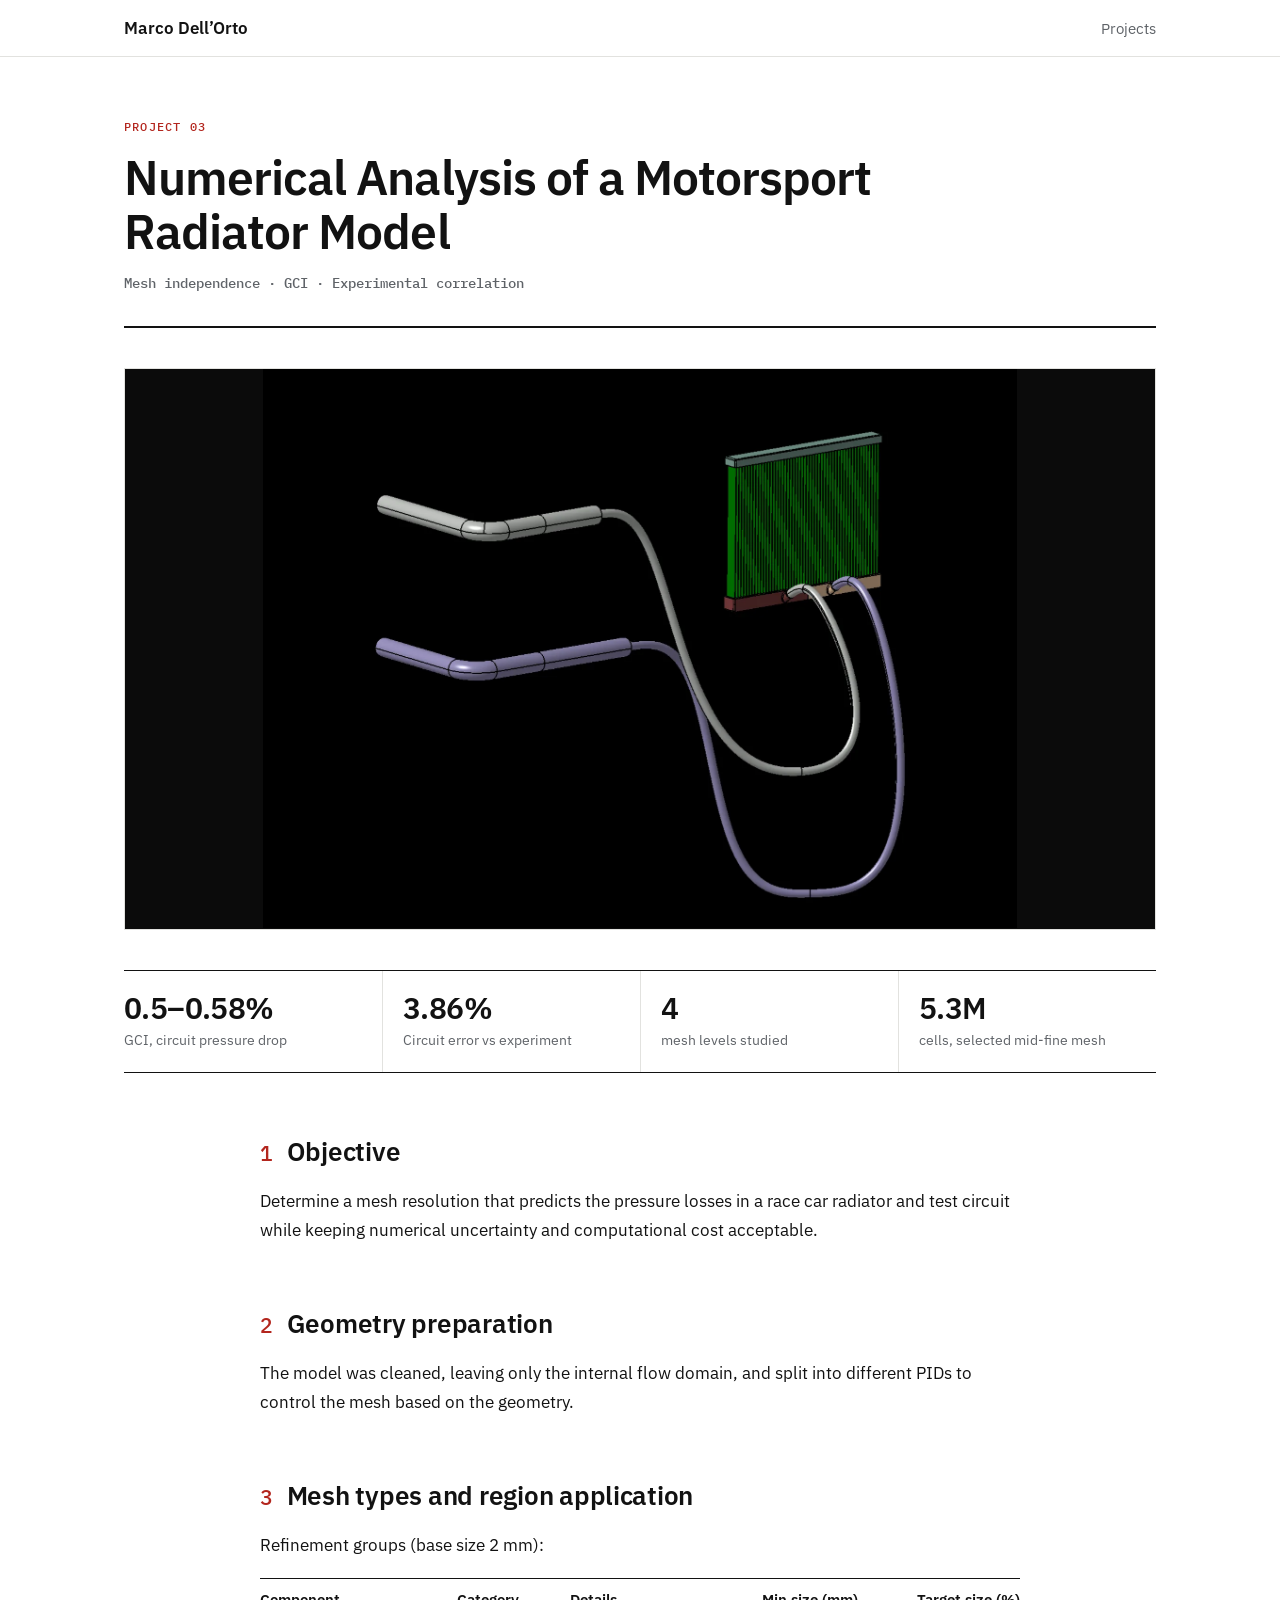
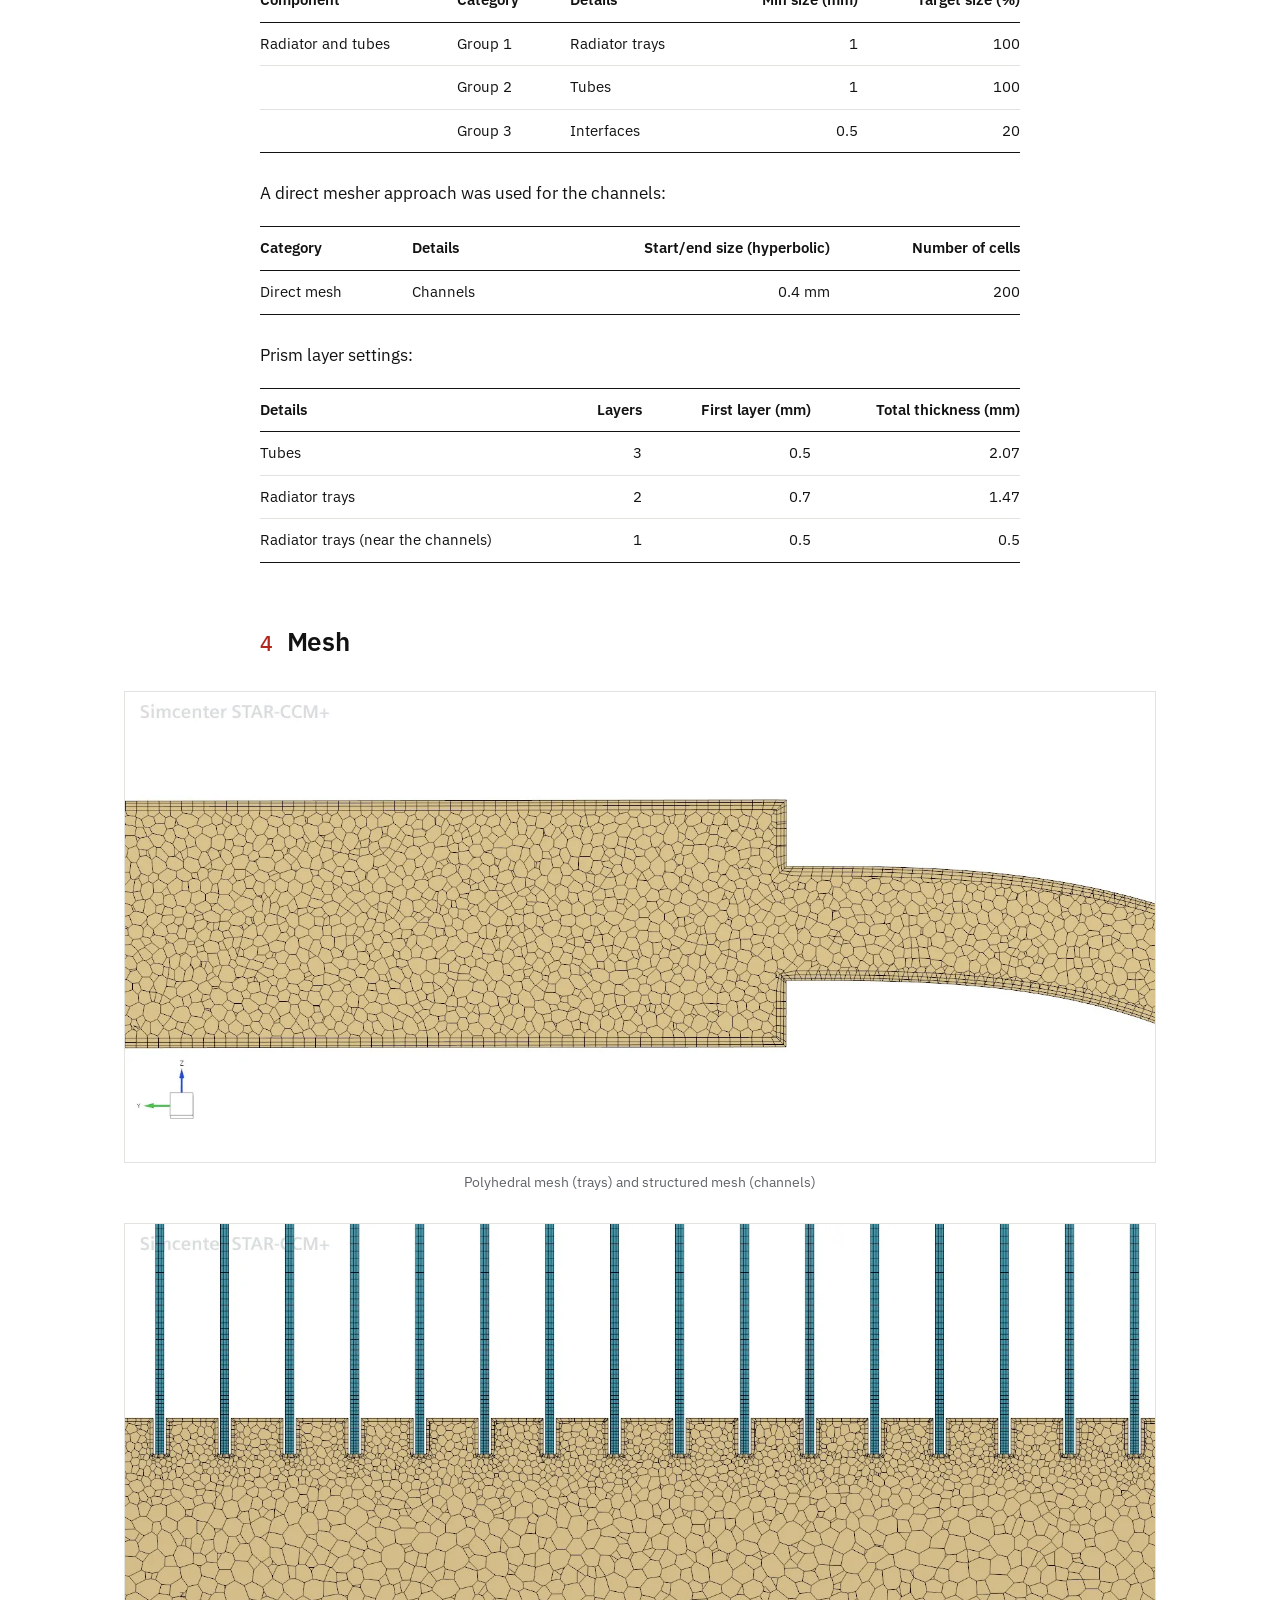
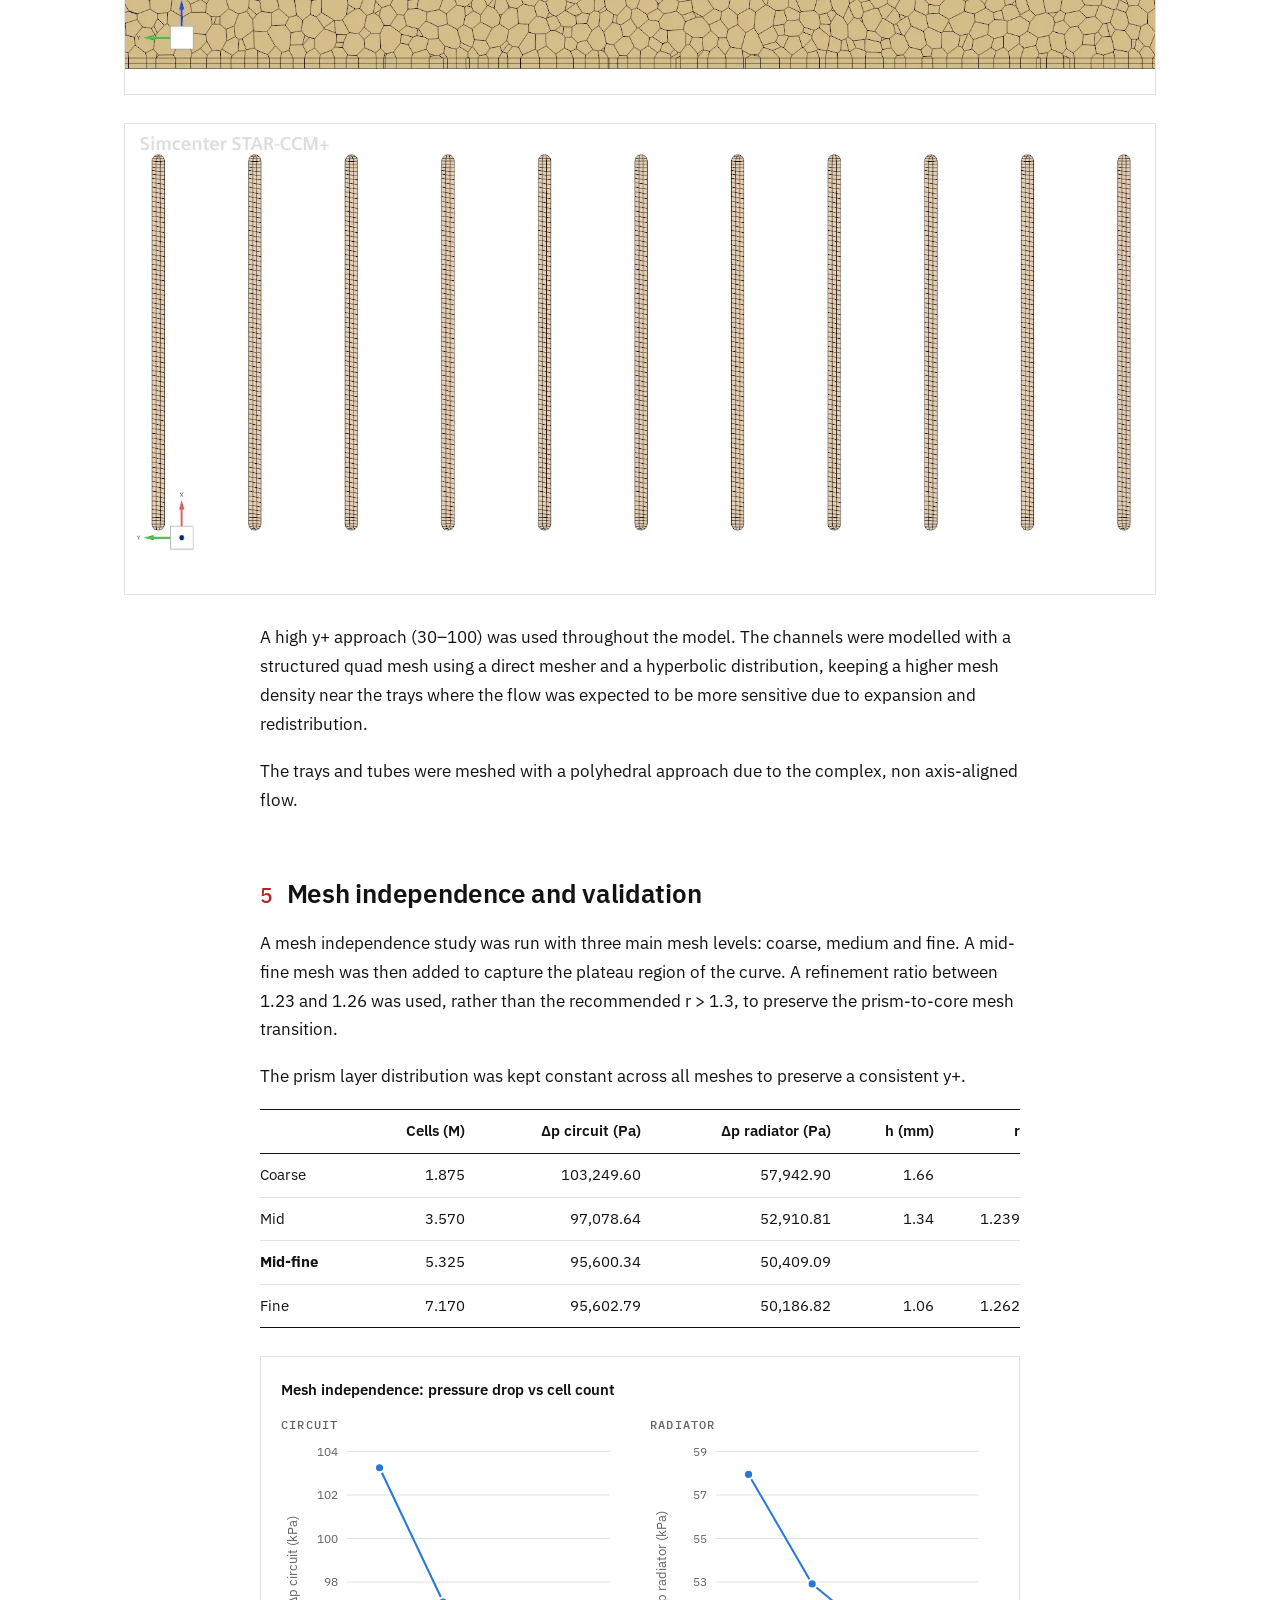
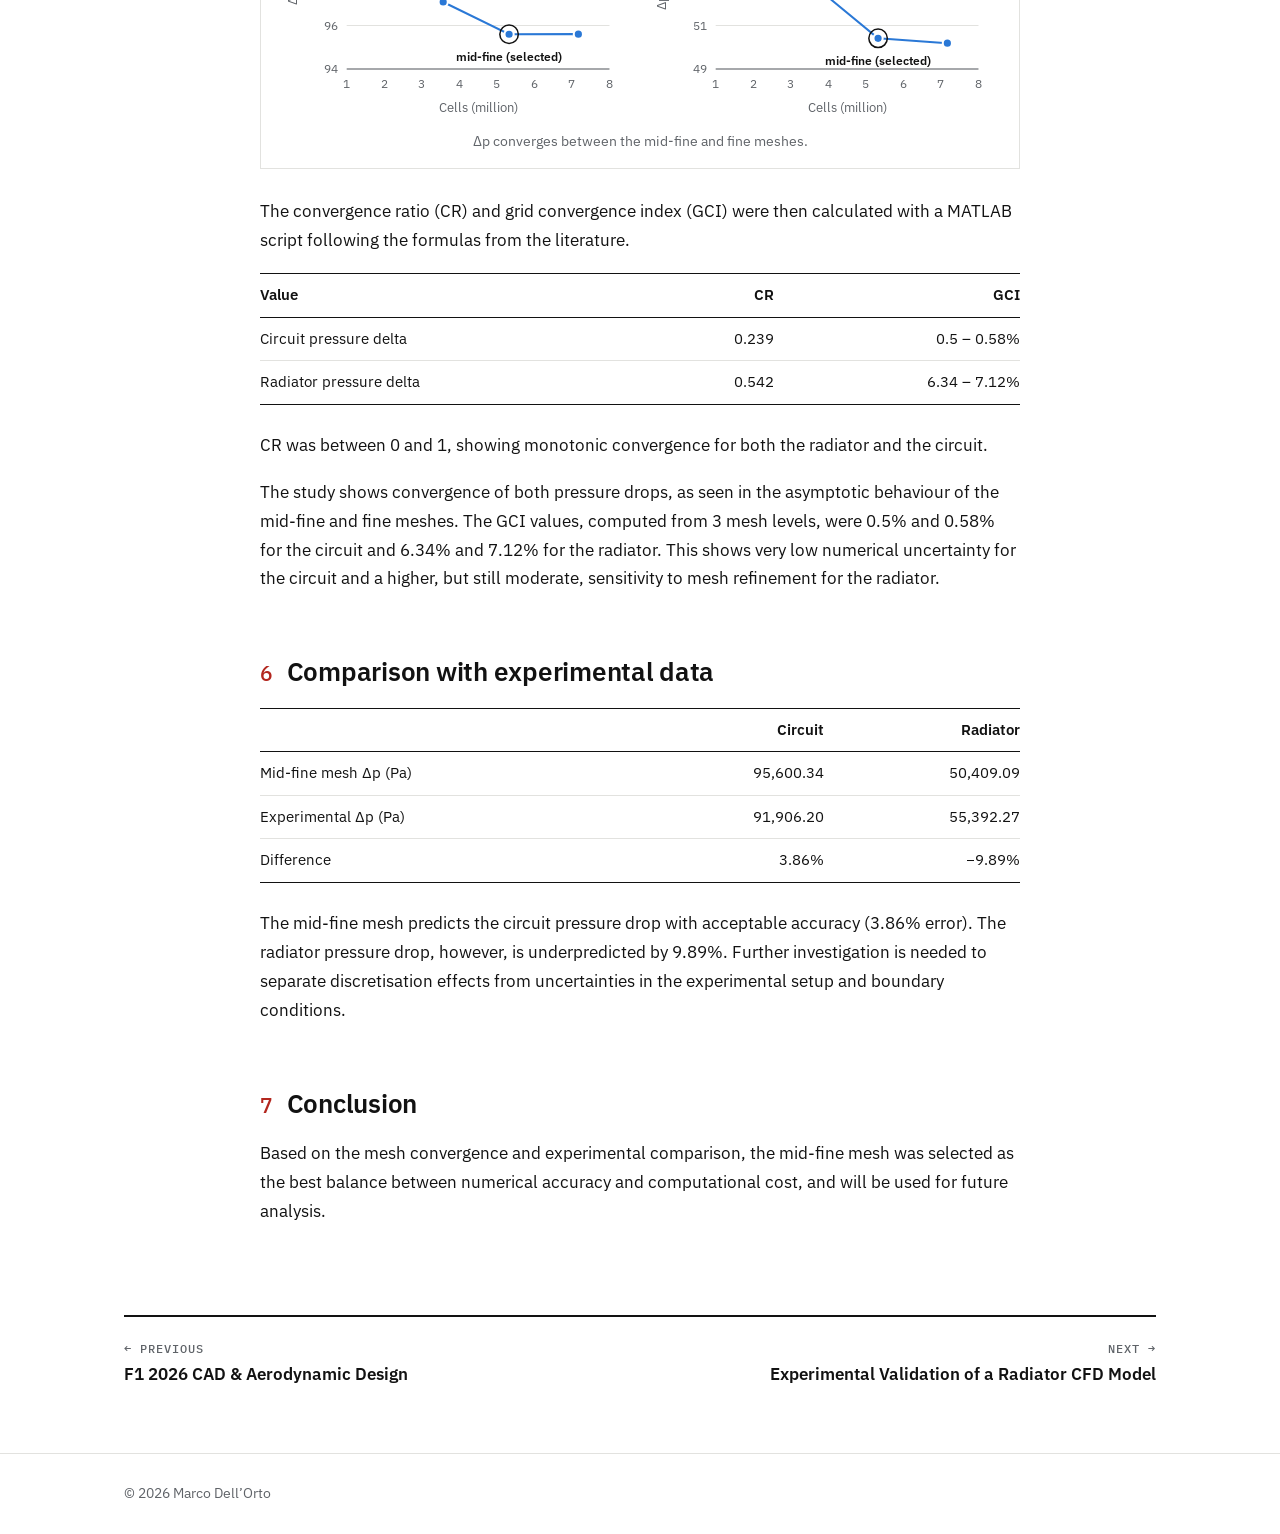
<file: radiator-mesh.html>
<!doctype html>
<html lang="en">
<head>
<meta charset="utf-8">
<meta name="viewport" content="width=device-width, initial-scale=1">
<title>Radiator Mesh Independence — Marco Dell'Orto</title>
<link rel="stylesheet" href="https://fonts.googleapis.com/css2?family=IBM+Plex+Sans:wght@400;500;600&family=IBM+Plex+Mono:wght@500&display=swap">
<link rel="stylesheet" href="style.css?v=6">
</head>
<body>
<nav><div class="wrap">
  <a class="brand" href="index.html">Marco Dell’Orto</a>
  <div class="links"><a href="index.html#projects">Projects</a></div>
</div></nav>

<div class="wrap">
  <header class="p-hero">
    <p class="eyebrow">Project 03</p>
    <h1>Numerical Analysis of a Motorsport Radiator Model</h1>
    <p class="sub">Mesh independence · GCI · Experimental correlation</p>
  </header>
  <div class="cover"><img src="img/image33.webp" alt="Radiator and cooling circuit, internal flow domain"></div>

  <div class="stats">
    <div class="stat"><b>0.5–0.58%</b><span>GCI, circuit pressure drop</span></div>
    <div class="stat"><b>3.86%</b><span>Circuit error vs experiment</span></div>
    <div class="stat"><b>4</b><span>mesh levels studied</span></div>
    <div class="stat"><b>5.3M</b><span>cells, selected mid-fine mesh</span></div>
  </div>

  <article class="article">
    <h2>Objective</h2>
    <p>Determine a mesh resolution that predicts the pressure losses in a race car radiator and test circuit while keeping numerical uncertainty and computational cost acceptable.</p>

    <h2>Geometry preparation</h2>
    <p>The model was cleaned, leaving only the internal flow domain, and split into different PIDs to control the mesh based on the geometry.</p>

    <h2>Mesh types and region application</h2>
    <p>Refinement groups (base size 2 mm):</p>
    <div class="table-wrap"><table>
      <tr><th>Component</th><th>Category</th><th>Details</th><th class="num">Min size (mm)</th><th class="num">Target size (%)</th></tr>
      <tr><td>Radiator and tubes</td><td>Group 1</td><td>Radiator trays</td><td class="num">1</td><td class="num">100</td></tr>
      <tr><td></td><td>Group 2</td><td>Tubes</td><td class="num">1</td><td class="num">100</td></tr>
      <tr><td></td><td>Group 3</td><td>Interfaces</td><td class="num">0.5</td><td class="num">20</td></tr>
    </table></div>
    <p>A direct mesher approach was used for the channels:</p>
    <div class="table-wrap"><table>
      <tr><th>Category</th><th>Details</th><th class="num">Start/end size (hyperbolic)</th><th class="num">Number of cells</th></tr>
      <tr><td>Direct mesh</td><td>Channels</td><td class="num">0.4 mm</td><td class="num">200</td></tr>
    </table></div>
    <p>Prism layer settings:</p>
    <div class="table-wrap"><table>
      <tr><th>Details</th><th class="num">Layers</th><th class="num">First layer (mm)</th><th class="num">Total thickness (mm)</th></tr>
      <tr><td>Tubes</td><td class="num">3</td><td class="num">0.5</td><td class="num">2.07</td></tr>
      <tr><td>Radiator trays</td><td class="num">2</td><td class="num">0.7</td><td class="num">1.47</td></tr>
      <tr><td>Radiator trays (near the channels)</td><td class="num">1</td><td class="num">0.5</td><td class="num">0.5</td></tr>
    </table></div>

    <h2>Mesh</h2>
    <figure class="wide"><img src="img/image34.webp" alt="" loading="lazy"><figcaption>Polyhedral mesh (trays) and structured mesh (channels)</figcaption></figure>
    <figure class="wide"><img src="img/image35.webp" alt="" loading="lazy"></figure>
    <figure class="wide"><img src="img/image36.webp" alt="" loading="lazy"></figure>
    <p>A high y+ approach (30–100) was used throughout the model. The channels were modelled with a structured quad mesh using a direct mesher and a hyperbolic distribution, keeping a higher mesh density near the trays where the flow was expected to be more sensitive due to expansion and redistribution.</p>
    <p>The trays and tubes were meshed with a polyhedral approach due to the complex, non axis-aligned flow.</p>

    <h2>Mesh independence and validation</h2>
    <p>A mesh independence study was run with three main mesh levels: coarse, medium and fine. A mid-fine mesh was then added to capture the plateau region of the curve. A refinement ratio between 1.23 and 1.26 was used, rather than the recommended r &gt; 1.3, to preserve the prism-to-core mesh transition.</p>
    <p>The prism layer distribution was kept constant across all meshes to preserve a consistent y+.</p>
    <div class="table-wrap"><table>
      <tr><th></th><th class="num">Cells (M)</th><th class="num">Δp circuit (Pa)</th><th class="num">Δp radiator (Pa)</th><th class="num">h (mm)</th><th class="num">r</th></tr>
      <tr><td>Coarse</td><td class="num">1.875</td><td class="num">103,249.60</td><td class="num">57,942.90</td><td class="num">1.66</td><td class="num"></td></tr>
      <tr><td>Mid</td><td class="num">3.570</td><td class="num">97,078.64</td><td class="num">52,910.81</td><td class="num">1.34</td><td class="num">1.239</td></tr>
      <tr><td><b>Mid-fine</b></td><td class="num">5.325</td><td class="num">95,600.34</td><td class="num">50,409.09</td><td class="num"></td><td class="num"></td></tr>
      <tr><td>Fine</td><td class="num">7.170</td><td class="num">95,602.79</td><td class="num">50,186.82</td><td class="num">1.06</td><td class="num">1.262</td></tr>
    </table></div>
    <!--CHART:mesh-independence--><figure class="chart"><div class="chart-title">Mesh independence: pressure drop vs cell count</div><div class="chart-grid"><div><div class="chart-sub">Circuit</div><div class="chart-scroll"><svg viewBox="0 0 340 280" role="img" aria-label="Circuit pressure drop vs mesh size"><line class="grid" x1="64" x2="320" y1="228.0" y2="228.0"/><text class="tick" x="56" y="232.0" text-anchor="end">94</text><line class="grid" x1="64" x2="320" y1="185.6" y2="185.6"/><text class="tick" x="56" y="189.6" text-anchor="end">96</text><line class="grid" x1="64" x2="320" y1="143.2" y2="143.2"/><text class="tick" x="56" y="147.2" text-anchor="end">98</text><line class="grid" x1="64" x2="320" y1="100.8" y2="100.8"/><text class="tick" x="56" y="104.8" text-anchor="end">100</text><line class="grid" x1="64" x2="320" y1="58.4" y2="58.4"/><text class="tick" x="56" y="62.4" text-anchor="end">102</text><line class="grid" x1="64" x2="320" y1="16.0" y2="16.0"/><text class="tick" x="56" y="20.0" text-anchor="end">104</text><text class="tick" x="64.0" y="246" text-anchor="middle">1</text><text class="tick" x="100.6" y="246" text-anchor="middle">2</text><text class="tick" x="137.1" y="246" text-anchor="middle">3</text><text class="tick" x="173.7" y="246" text-anchor="middle">4</text><text class="tick" x="210.3" y="246" text-anchor="middle">5</text><text class="tick" x="246.9" y="246" text-anchor="middle">6</text><text class="tick" x="283.4" y="246" text-anchor="middle">7</text><text class="tick" x="320.0" y="246" text-anchor="middle">8</text><line class="axis" x1="64" x2="320" y1="228.0" y2="228.0"/><text class="axl" x="192.0" y="270" text-anchor="middle">Cells (million)</text><text class="axl" transform="translate(16 122.0) rotate(-90)" text-anchor="middle">Δp circuit (kPa)</text><path class="ln s1" d="M96.0,31.9 L158.0,162.7 L222.2,194.1 L289.7,194.0"/><circle class="dot s1" cx="96.0" cy="31.9" r="4.5"><title>Circuit: 1.88 M cells, 103 kPa</title></circle><circle class="dot s1" cx="158.0" cy="162.7" r="4.5"><title>Circuit: 3.57 M cells, 97.08 kPa</title></circle><circle class="dot s1" cx="222.2" cy="194.1" r="4.5"><title>Circuit: 5.33 M cells, 95.6 kPa</title></circle><circle class="dot s1" cx="289.7" cy="194.0" r="4.5"><title>Circuit: 7.17 M cells, 95.6 kPa</title></circle><circle class="ring" cx="222.2" cy="194.1" r="9"/><text class="lbl" x="222.2" y="220.1" text-anchor="middle">mid-fine (selected)</text></svg></div></div><div><div class="chart-sub">Radiator</div><div class="chart-scroll"><svg viewBox="0 0 340 280" role="img" aria-label="Radiator pressure drop vs mesh size"><line class="grid" x1="64" x2="320" y1="228.0" y2="228.0"/><text class="tick" x="56" y="232.0" text-anchor="end">49</text><line class="grid" x1="64" x2="320" y1="185.6" y2="185.6"/><text class="tick" x="56" y="189.6" text-anchor="end">51</text><line class="grid" x1="64" x2="320" y1="143.2" y2="143.2"/><text class="tick" x="56" y="147.2" text-anchor="end">53</text><line class="grid" x1="64" x2="320" y1="100.8" y2="100.8"/><text class="tick" x="56" y="104.8" text-anchor="end">55</text><line class="grid" x1="64" x2="320" y1="58.4" y2="58.4"/><text class="tick" x="56" y="62.4" text-anchor="end">57</text><line class="grid" x1="64" x2="320" y1="16.0" y2="16.0"/><text class="tick" x="56" y="20.0" text-anchor="end">59</text><text class="tick" x="64.0" y="246" text-anchor="middle">1</text><text class="tick" x="100.6" y="246" text-anchor="middle">2</text><text class="tick" x="137.1" y="246" text-anchor="middle">3</text><text class="tick" x="173.7" y="246" text-anchor="middle">4</text><text class="tick" x="210.3" y="246" text-anchor="middle">5</text><text class="tick" x="246.9" y="246" text-anchor="middle">6</text><text class="tick" x="283.4" y="246" text-anchor="middle">7</text><text class="tick" x="320.0" y="246" text-anchor="middle">8</text><line class="axis" x1="64" x2="320" y1="228.0" y2="228.0"/><text class="axl" x="192.0" y="270" text-anchor="middle">Cells (million)</text><text class="axl" transform="translate(16 122.0) rotate(-90)" text-anchor="middle">Δp radiator (kPa)</text><path class="ln s1" d="M96.0,38.4 L158.0,145.1 L222.2,198.1 L289.7,202.8"/><circle class="dot s1" cx="96.0" cy="38.4" r="4.5"><title>Radiator: 1.88 M cells, 57.94 kPa</title></circle><circle class="dot s1" cx="158.0" cy="145.1" r="4.5"><title>Radiator: 3.57 M cells, 52.91 kPa</title></circle><circle class="dot s1" cx="222.2" cy="198.1" r="4.5"><title>Radiator: 5.33 M cells, 50.41 kPa</title></circle><circle class="dot s1" cx="289.7" cy="202.8" r="4.5"><title>Radiator: 7.17 M cells, 50.19 kPa</title></circle><circle class="ring" cx="222.2" cy="198.1" r="9"/><text class="lbl" x="222.2" y="224.1" text-anchor="middle">mid-fine (selected)</text></svg></div></div></div><figcaption>Δp converges between the mid-fine and fine meshes.</figcaption></figure><!--/CHART:mesh-independence-->
    <p>The convergence ratio (CR) and grid convergence index (GCI) were then calculated with a MATLAB script following the formulas from the literature.</p>
    <div class="table-wrap"><table>
      <tr><th>Value</th><th class="num">CR</th><th class="num">GCI</th></tr>
      <tr><td>Circuit pressure delta</td><td class="num">0.239</td><td class="num">0.5 – 0.58%</td></tr>
      <tr><td>Radiator pressure delta</td><td class="num">0.542</td><td class="num">6.34 – 7.12%</td></tr>
    </table></div>
    <p>CR was between 0 and 1, showing monotonic convergence for both the radiator and the circuit.</p>
    <p>The study shows convergence of both pressure drops, as seen in the asymptotic behaviour of the mid-fine and fine meshes. The GCI values, computed from 3 mesh levels, were 0.5% and 0.58% for the circuit and 6.34% and 7.12% for the radiator. This shows very low numerical uncertainty for the circuit and a higher, but still moderate, sensitivity to mesh refinement for the radiator.</p>

    <h2>Comparison with experimental data</h2>
    <div class="table-wrap"><table>
      <tr><th></th><th class="num">Circuit</th><th class="num">Radiator</th></tr>
      <tr><td>Mid-fine mesh Δp (Pa)</td><td class="num">95,600.34</td><td class="num">50,409.09</td></tr>
      <tr><td>Experimental Δp (Pa)</td><td class="num">91,906.20</td><td class="num">55,392.27</td></tr>
      <tr><td>Difference</td><td class="num">3.86%</td><td class="num">−9.89%</td></tr>
    </table></div>
    <p>The mid-fine mesh predicts the circuit pressure drop with acceptable accuracy (3.86% error). The radiator pressure drop, however, is underpredicted by 9.89%. Further investigation is needed to separate discretisation effects from uncertainties in the experimental setup and boundary conditions.</p>

    <h2>Conclusion</h2>
    <p>Based on the mesh convergence and experimental comparison, the mid-fine mesh was selected as the best balance between numerical accuracy and computational cost, and will be used for future analysis.</p>
  </article>

  <div class="pager">
    <a href="f1-2026.html"><small>← Previous</small><b>F1 2026 CAD &amp; Aerodynamic Design</b></a>
    <a href="radiator-validation.html" style="text-align:right"><small>Next →</small><b>Experimental Validation of a Radiator CFD Model</b></a>
  </div>
</div>
<footer><div class="wrap"><span>© 2026 Marco Dell’Orto</span></div></footer>
</body>
</html>
</file>
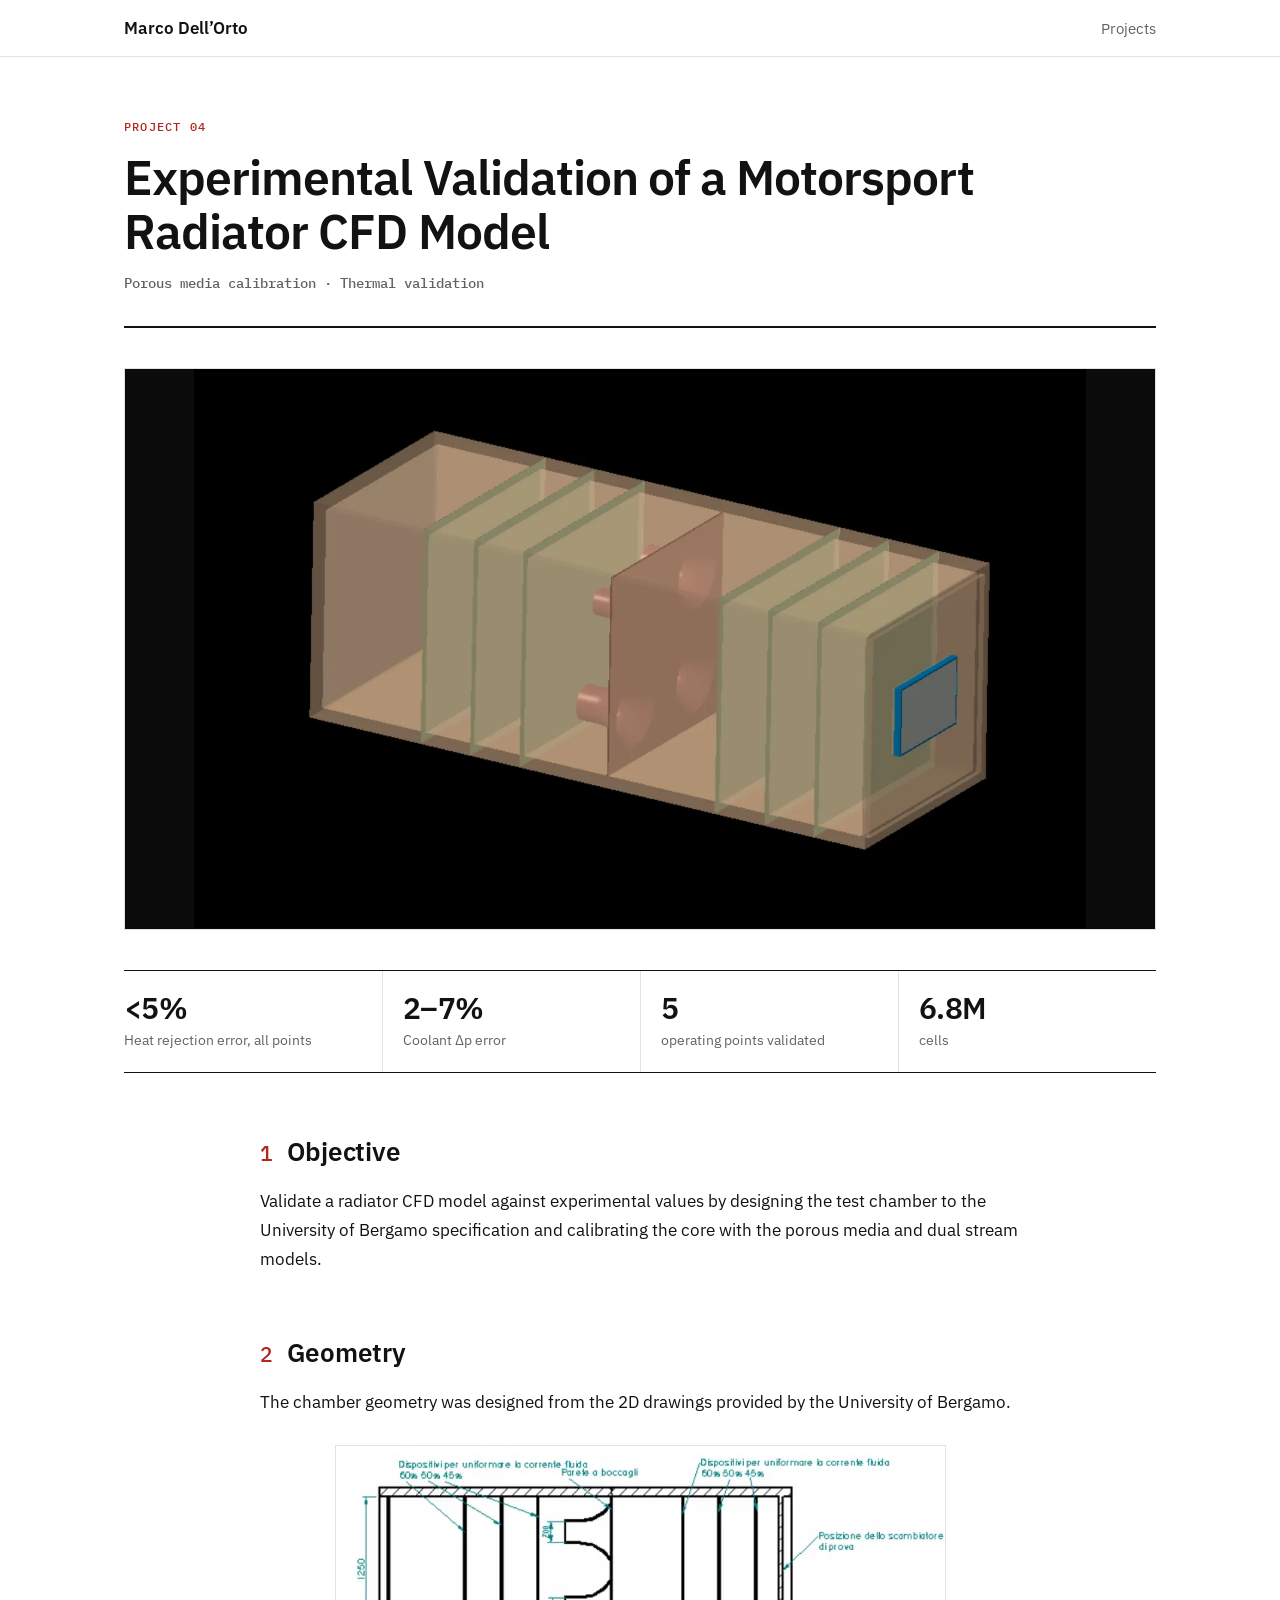
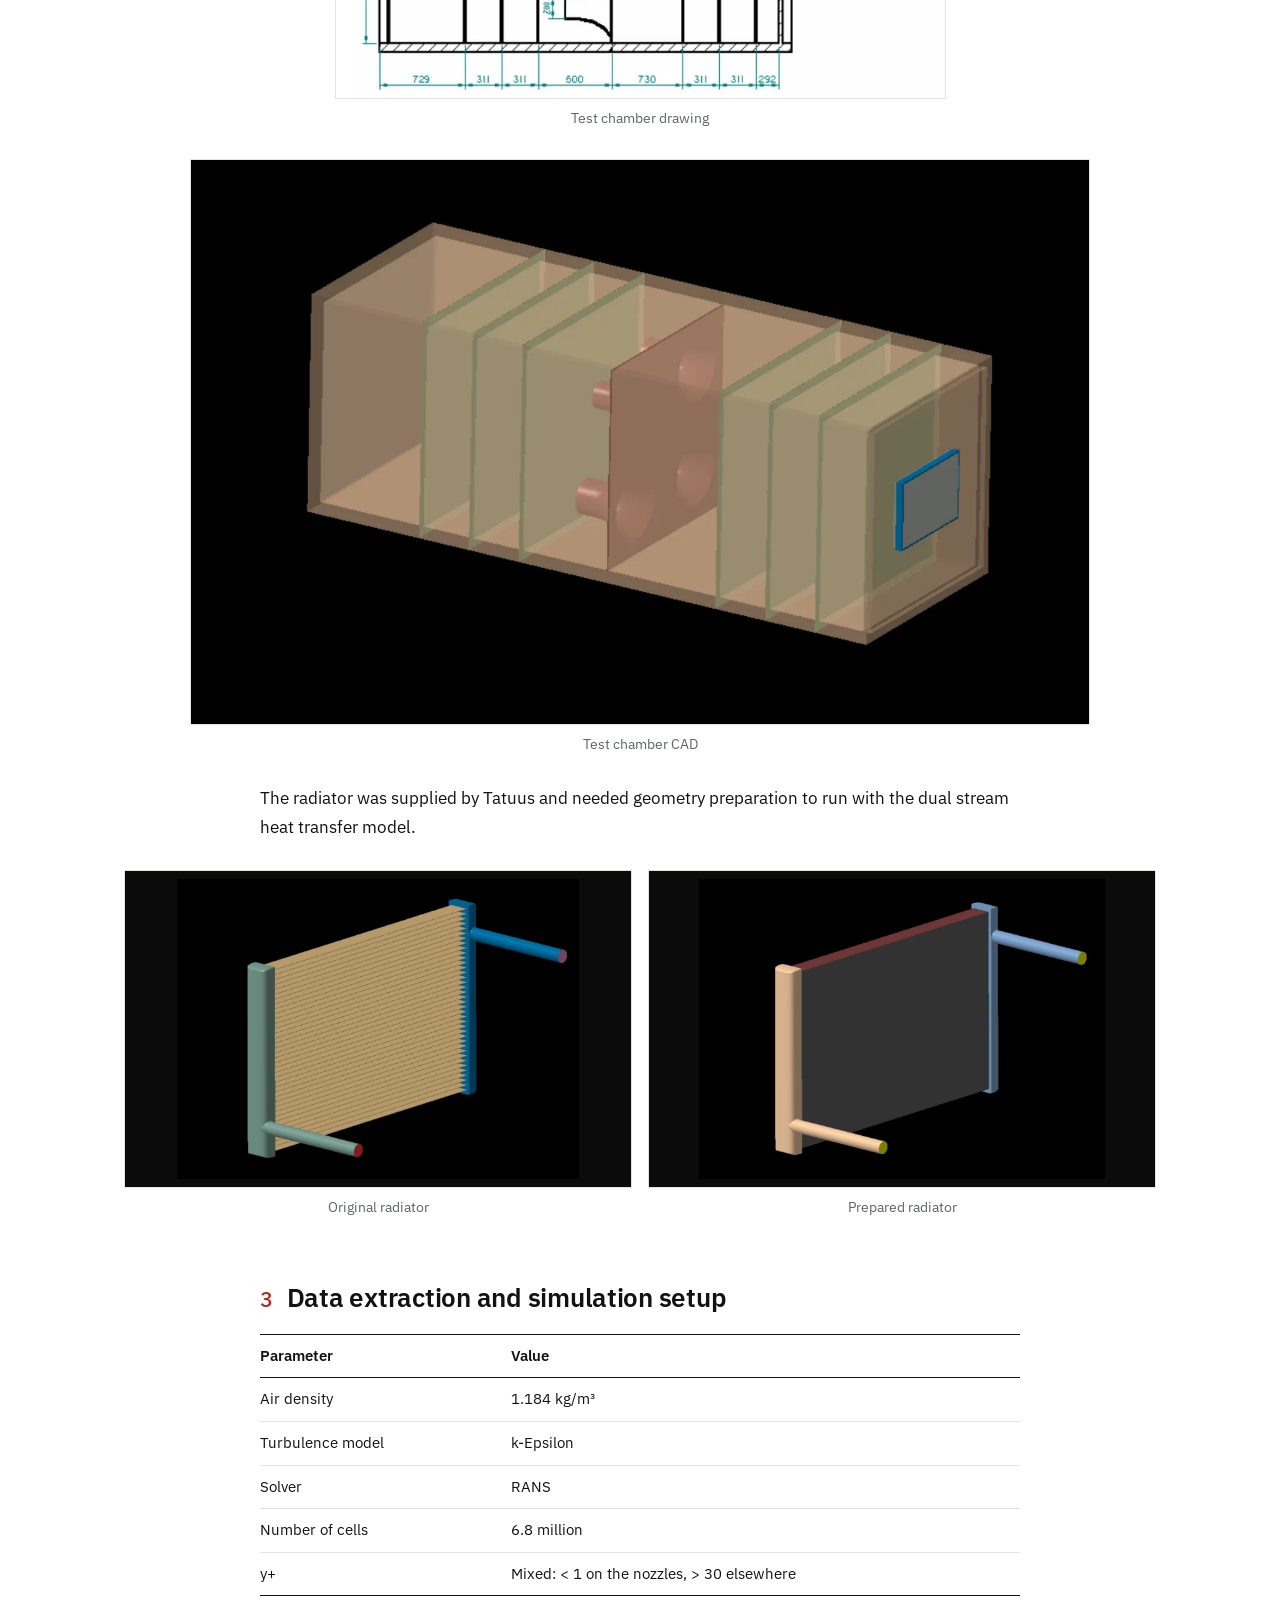
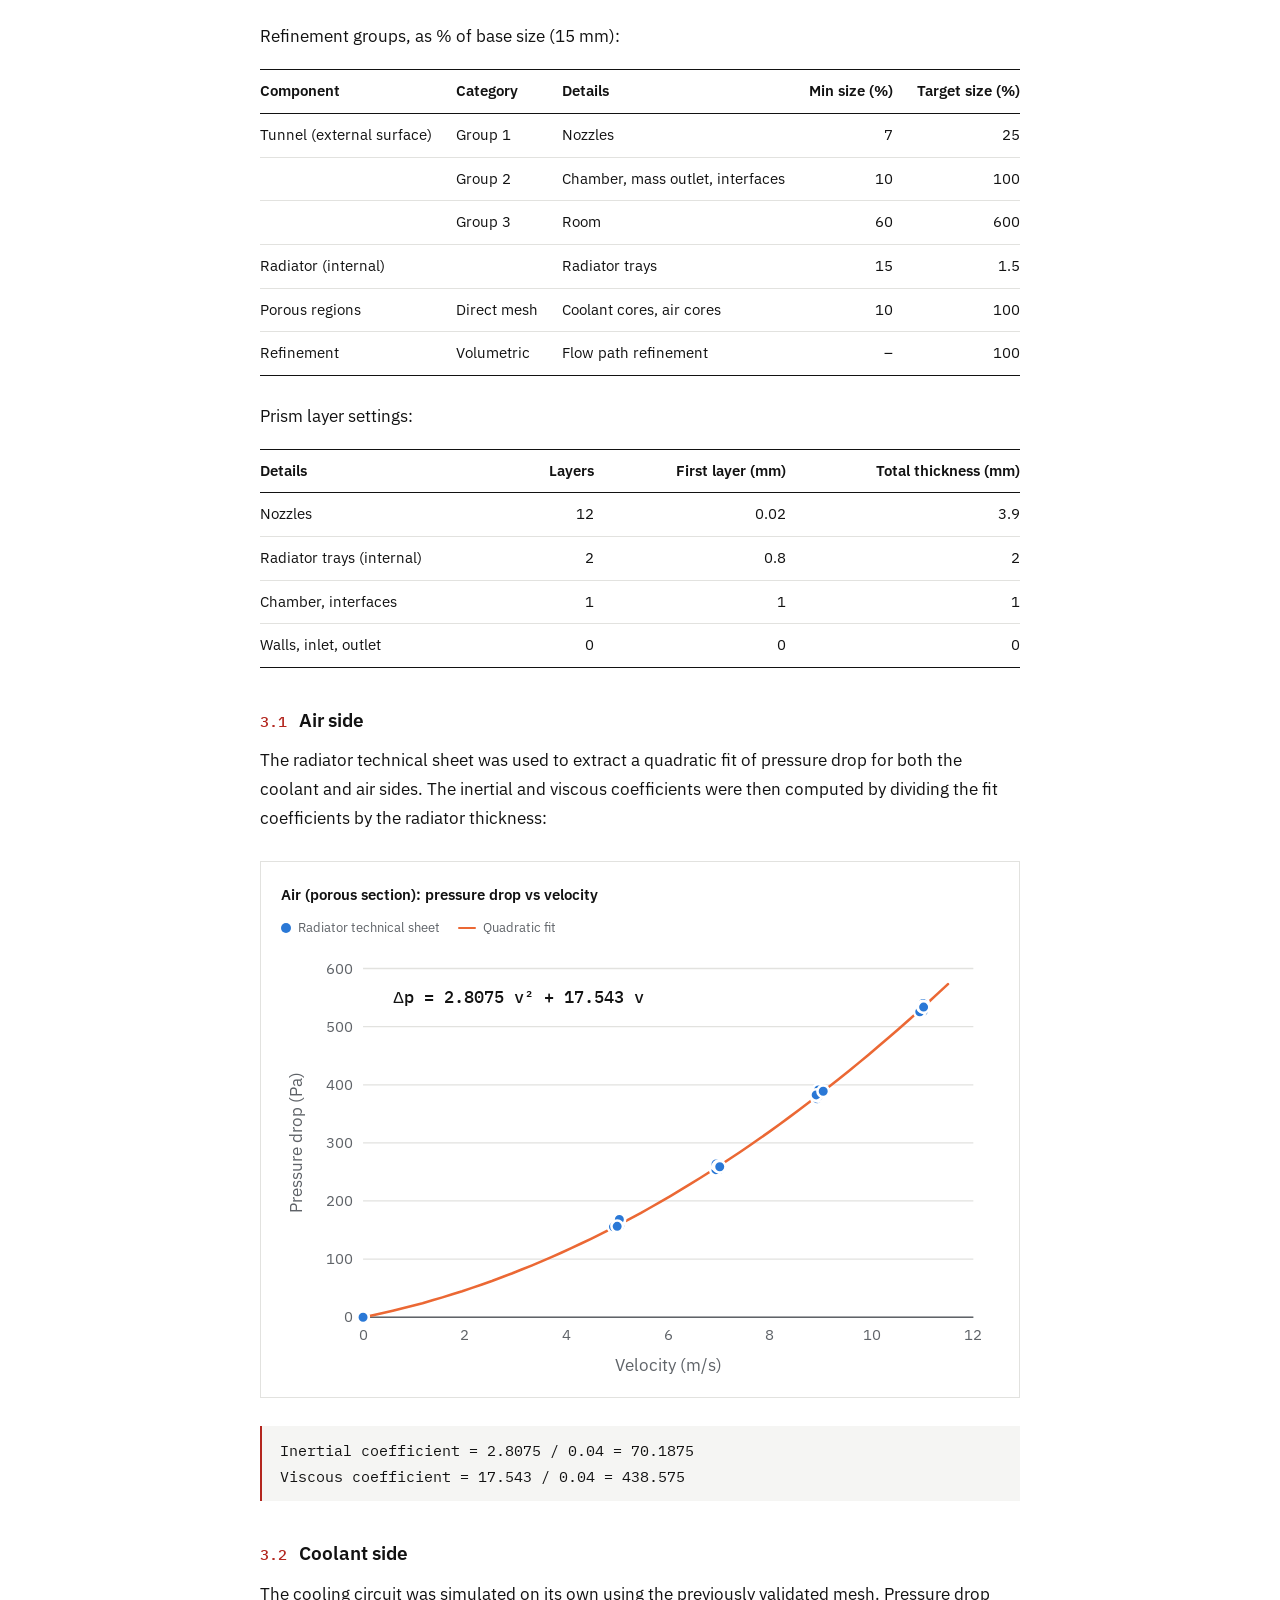
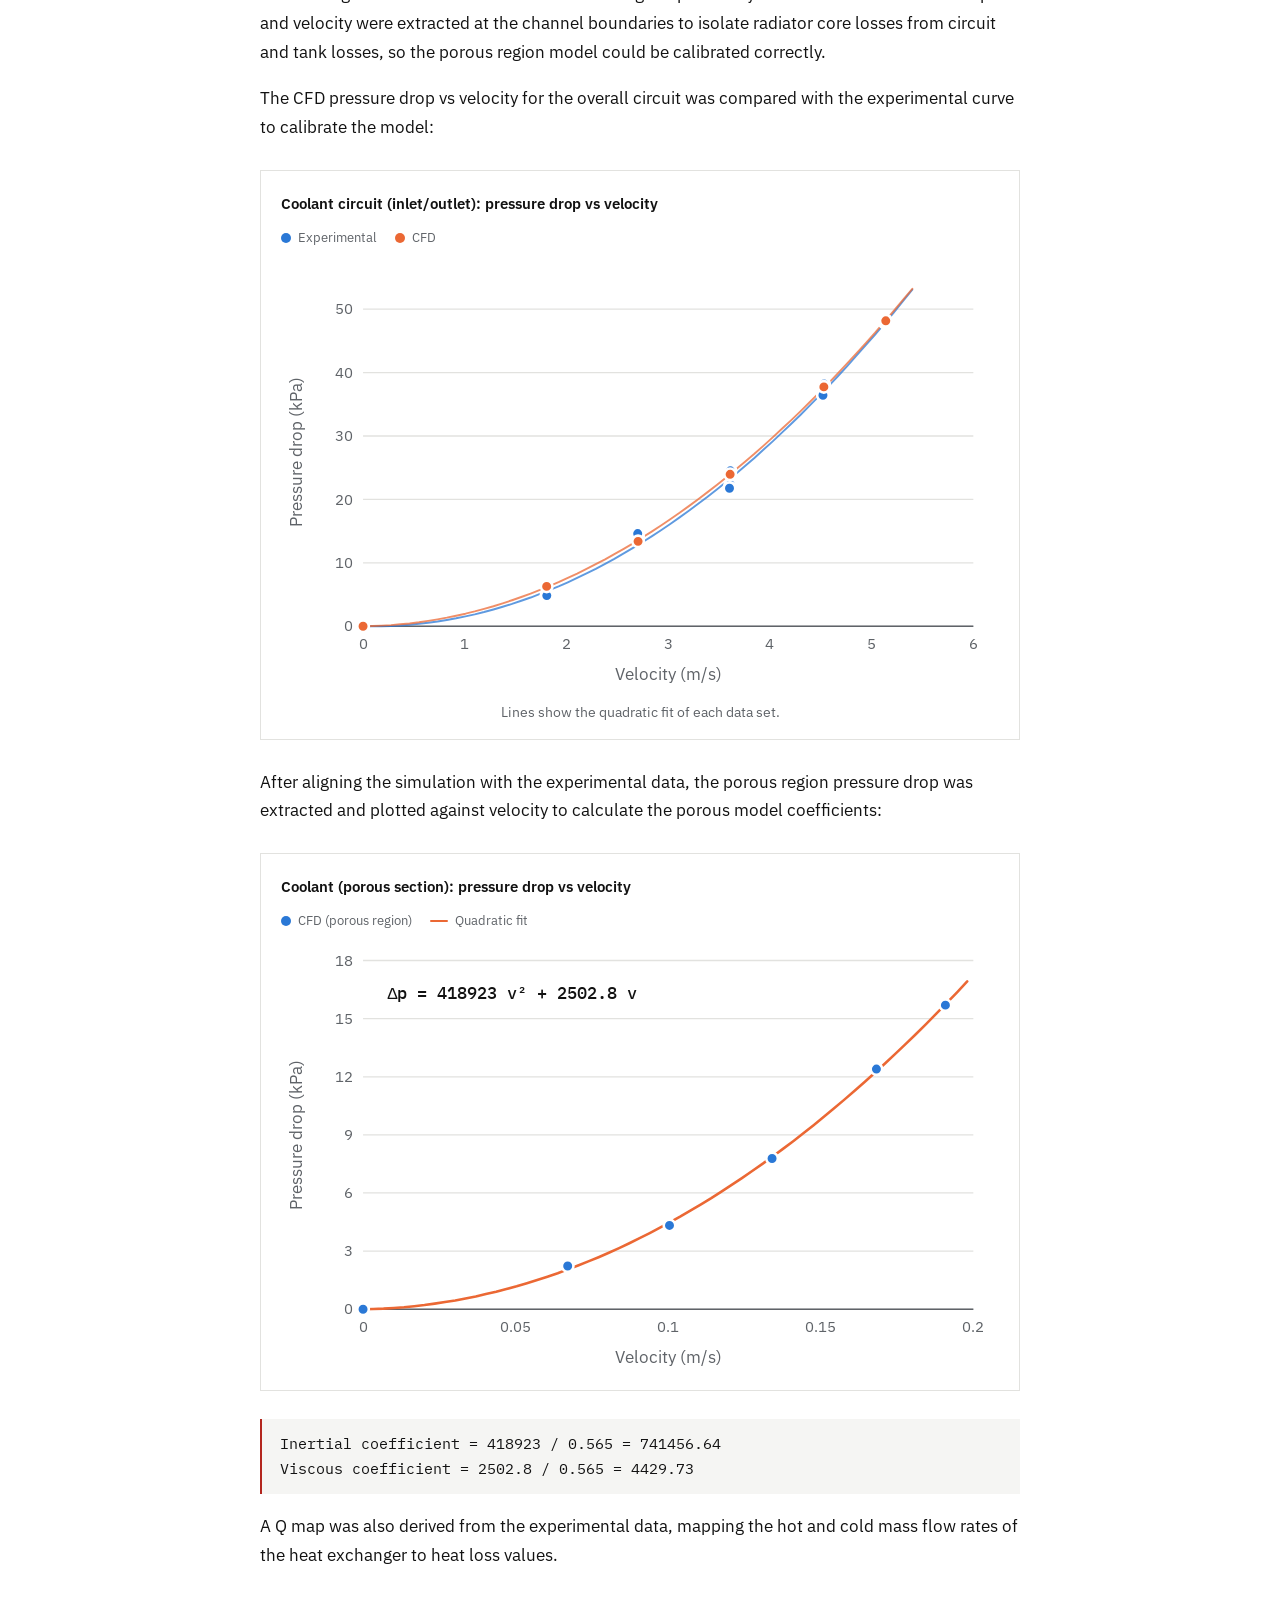
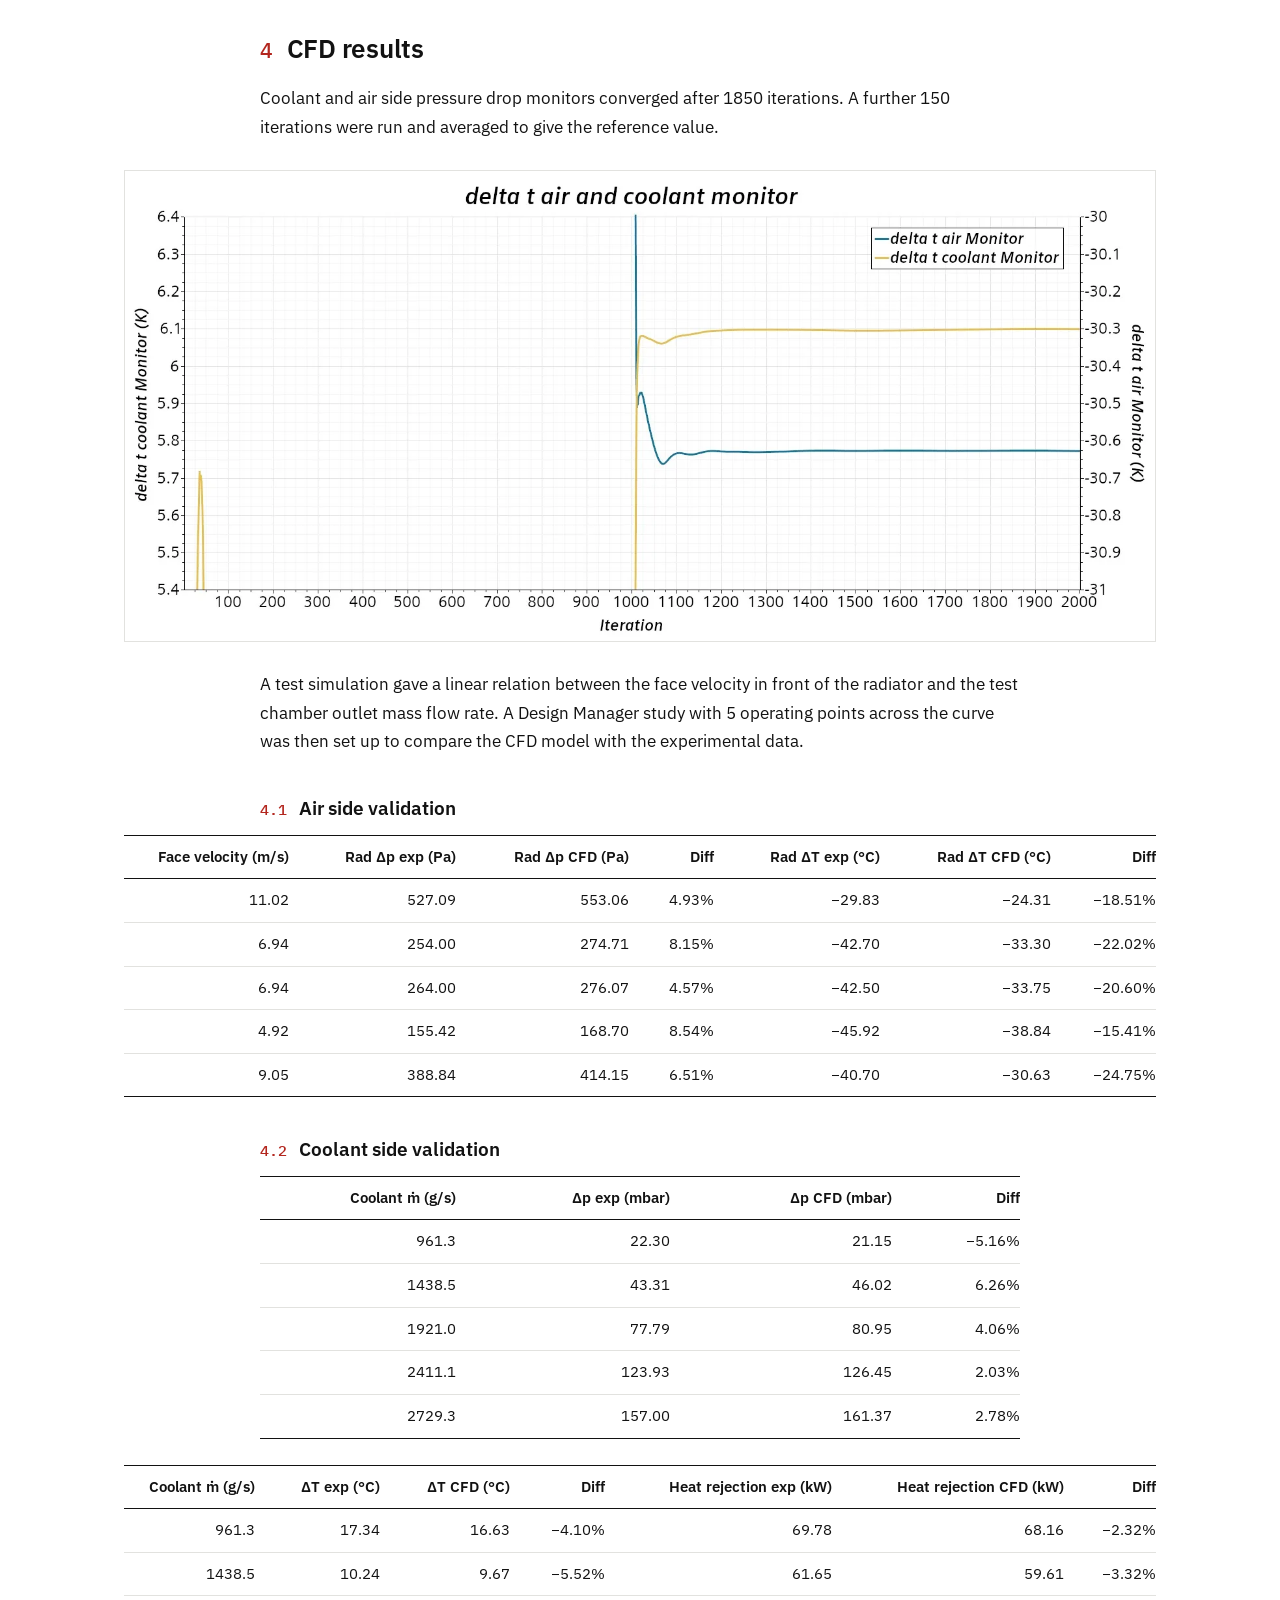
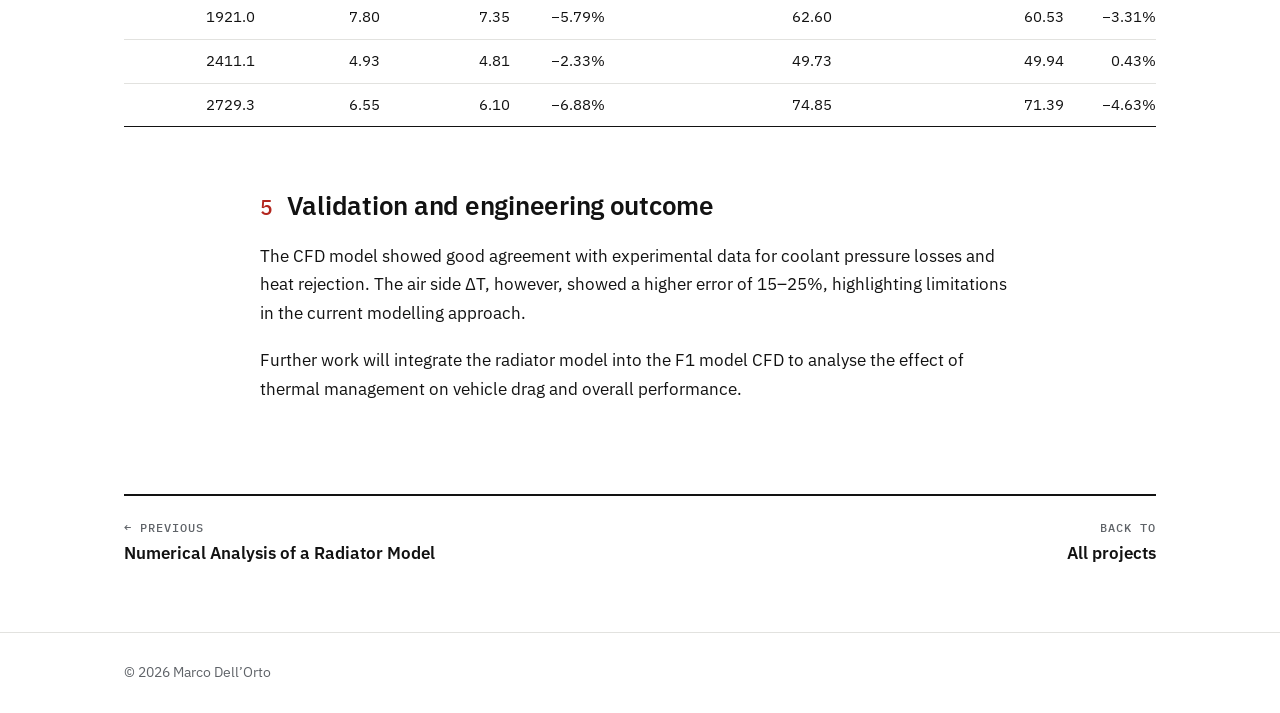
<file: radiator-validation.html>
<!doctype html>
<html lang="en">
<head>
<meta charset="utf-8">
<meta name="viewport" content="width=device-width, initial-scale=1">
<title>Radiator CFD Experimental Validation — Marco Dell'Orto</title>
<link rel="stylesheet" href="https://fonts.googleapis.com/css2?family=IBM+Plex+Sans:wght@400;500;600&family=IBM+Plex+Mono:wght@500&display=swap">
<link rel="stylesheet" href="style.css?v=6">
</head>
<body>
<nav><div class="wrap">
  <a class="brand" href="index.html">Marco Dell’Orto</a>
  <div class="links"><a href="index.html#projects">Projects</a></div>
</div></nav>

<div class="wrap">
  <header class="p-hero">
    <p class="eyebrow">Project 04</p>
    <h1>Experimental Validation of a Motorsport Radiator CFD Model</h1>
    <p class="sub">Porous media calibration · Thermal validation</p>
  </header>
  <div class="cover"><img src="img/image38.webp" alt="Test chamber CAD"></div>

  <div class="stats">
    <div class="stat"><b>&lt;5%</b><span>Heat rejection error, all points</span></div>
    <div class="stat"><b>2–7%</b><span>Coolant Δp error</span></div>
    <div class="stat"><b>5</b><span>operating points validated</span></div>
    <div class="stat"><b>6.8M</b><span>cells</span></div>
  </div>

  <article class="article">
    <h2>Objective</h2>
    <p>Validate a radiator CFD model against experimental values by designing the test chamber to the University of Bergamo specification and calibrating the core with the porous media and dual stream models.</p>

    <h2>Geometry</h2>
    <p>The chamber geometry was designed from the 2D drawings provided by the University of Bergamo.</p>
    <figure><img src="img/image37.webp" alt="2D drawing of test chamber" loading="lazy"><figcaption>Test chamber drawing</figcaption></figure>
    <figure class="dark"><img src="img/image38.webp" alt="Test chamber CAD" loading="lazy"><figcaption>Test chamber CAD</figcaption></figure>
    <p>The radiator was supplied by Tatuus and needed geometry preparation to run with the dual stream heat transfer model.</p>
    <div class="pair wide">
      <figure class="dark"><img src="img/image39.webp" alt="" loading="lazy"><figcaption>Original radiator</figcaption></figure>
      <figure class="dark"><img src="img/image40.webp" alt="" loading="lazy"><figcaption>Prepared radiator</figcaption></figure>
    </div>

    <h2>Data extraction and simulation setup</h2>
    <div class="table-wrap"><table>
      <tr><th>Parameter</th><th>Value</th></tr>
      <tr><td>Air density</td><td>1.184 kg/m³</td></tr>
      <tr><td>Turbulence model</td><td>k-Epsilon</td></tr>
      <tr><td>Solver</td><td>RANS</td></tr>
      <tr><td>Number of cells</td><td>6.8 million</td></tr>
      <tr><td>y+</td><td>Mixed: &lt; 1 on the nozzles, &gt; 30 elsewhere</td></tr>
    </table></div>
    <p>Refinement groups, as % of base size (15 mm):</p>
    <div class="table-wrap"><table>
      <tr><th>Component</th><th>Category</th><th>Details</th><th class="num">Min size (%)</th><th class="num">Target size (%)</th></tr>
      <tr><td>Tunnel (external surface)</td><td>Group 1</td><td>Nozzles</td><td class="num">7</td><td class="num">25</td></tr>
      <tr><td></td><td>Group 2</td><td>Chamber, mass outlet, interfaces</td><td class="num">10</td><td class="num">100</td></tr>
      <tr><td></td><td>Group 3</td><td>Room</td><td class="num">60</td><td class="num">600</td></tr>
      <tr><td>Radiator (internal)</td><td></td><td>Radiator trays</td><td class="num">15</td><td class="num">1.5</td></tr>
      <tr><td>Porous regions</td><td>Direct mesh</td><td>Coolant cores, air cores</td><td class="num">10</td><td class="num">100</td></tr>
      <tr><td>Refinement</td><td>Volumetric</td><td>Flow path refinement</td><td class="num">–</td><td class="num">100</td></tr>
    </table></div>
    <p>Prism layer settings:</p>
    <div class="table-wrap"><table>
      <tr><th>Details</th><th class="num">Layers</th><th class="num">First layer (mm)</th><th class="num">Total thickness (mm)</th></tr>
      <tr><td>Nozzles</td><td class="num">12</td><td class="num">0.02</td><td class="num">3.9</td></tr>
      <tr><td>Radiator trays (internal)</td><td class="num">2</td><td class="num">0.8</td><td class="num">2</td></tr>
      <tr><td>Chamber, interfaces</td><td class="num">1</td><td class="num">1</td><td class="num">1</td></tr>
      <tr><td>Walls, inlet, outlet</td><td class="num">0</td><td class="num">0</td><td class="num">0</td></tr>
    </table></div>

    <h3>Air side</h3>
    <p>The radiator technical sheet was used to extract a quadratic fit of pressure drop for both the coolant and air sides. The inertial and viscous coefficients were then computed by dividing the fit coefficients by the radiator thickness:</p>
    <!--CHART:air-porous--><figure class="chart"><div class="chart-title">Air (porous section): pressure drop vs velocity</div><div class="legend"><span><i class="s1"></i>Radiator technical sheet</span><span><i class="s2 line"></i>Quadratic fit</span></div><div class="chart-scroll"><svg viewBox="0 0 560 340" role="img" aria-label="Air side porous section pressure drop vs velocity"><line class="grid" x1="64" x2="540" y1="288.0" y2="288.0"/><text class="tick" x="56" y="292.0" text-anchor="end">0</text><line class="grid" x1="64" x2="540" y1="242.7" y2="242.7"/><text class="tick" x="56" y="246.7" text-anchor="end">100</text><line class="grid" x1="64" x2="540" y1="197.3" y2="197.3"/><text class="tick" x="56" y="201.3" text-anchor="end">200</text><line class="grid" x1="64" x2="540" y1="152.0" y2="152.0"/><text class="tick" x="56" y="156.0" text-anchor="end">300</text><line class="grid" x1="64" x2="540" y1="106.7" y2="106.7"/><text class="tick" x="56" y="110.7" text-anchor="end">400</text><line class="grid" x1="64" x2="540" y1="61.3" y2="61.3"/><text class="tick" x="56" y="65.3" text-anchor="end">500</text><line class="grid" x1="64" x2="540" y1="16.0" y2="16.0"/><text class="tick" x="56" y="20.0" text-anchor="end">600</text><text class="tick" x="64.0" y="306" text-anchor="middle">0</text><text class="tick" x="143.3" y="306" text-anchor="middle">2</text><text class="tick" x="222.7" y="306" text-anchor="middle">4</text><text class="tick" x="302.0" y="306" text-anchor="middle">6</text><text class="tick" x="381.3" y="306" text-anchor="middle">8</text><text class="tick" x="460.7" y="306" text-anchor="middle">10</text><text class="tick" x="540.0" y="306" text-anchor="middle">12</text><line class="axis" x1="64" x2="540" y1="288.0" y2="288.0"/><text class="axl" x="302.0" y="330" text-anchor="middle">Velocity (m/s)</text><text class="axl" transform="translate(16 152.0) rotate(-90)" text-anchor="middle">Pressure drop (Pa)</text><path class="ln s2" d="M64.0,288.0 L71.7,286.4 L79.5,284.7 L87.2,282.9 L94.9,281.0 L102.7,279.0 L110.4,277.0 L118.1,274.8 L125.9,272.5 L133.6,270.1 L141.3,267.7 L149.0,265.1 L156.8,262.4 L164.5,259.7 L172.2,256.8 L180.0,253.9 L187.7,250.8 L195.4,247.7 L203.2,244.4 L210.9,241.1 L218.6,237.7 L226.4,234.1 L234.1,230.5 L241.8,226.8 L249.6,222.9 L257.3,219.0 L265.0,215.0 L272.8,210.9 L280.5,206.7 L288.2,202.4 L295.9,198.0 L303.7,193.5 L311.4,188.9 L319.1,184.2 L326.9,179.4 L334.6,174.5 L342.3,169.5 L350.1,164.4 L357.8,159.3 L365.5,154.0 L373.3,148.6 L381.0,143.2 L388.7,137.6 L396.5,131.9 L404.2,126.2 L411.9,120.3 L419.7,114.4 L427.4,108.3 L435.1,102.2 L442.9,95.9 L450.6,89.6 L458.3,83.2 L466.0,76.6 L473.8,70.0 L481.5,63.3 L489.2,56.5 L497.0,49.6 L504.7,42.5 L512.4,35.4 L520.2,28.2"/><circle class="dot s1" cx="64.0" cy="288.0" r="4.5"><title>Technical sheet: 0 m/s, 0 Pa</title></circle><circle class="dot s1" cx="264.6" cy="217.1" r="4.5"><title>Technical sheet: 5.06 m/s, 156 Pa</title></circle><circle class="dot s1" cx="342.2" cy="172.7" r="4.5"><title>Technical sheet: 7.01 m/s, 254 Pa</title></circle><circle class="dot s1" cx="418.2" cy="117.6" r="4.5"><title>Technical sheet: 8.93 m/s, 376 Pa</title></circle><circle class="dot s1" cx="501.1" cy="49.1" r="4.5"><title>Technical sheet: 11.02 m/s, 527 Pa</title></circle><circle class="dot s1" cx="264.2" cy="216.9" r="4.5"><title>Technical sheet: 5.05 m/s, 157 Pa</title></circle><circle class="dot s1" cx="339.2" cy="172.9" r="4.5"><title>Technical sheet: 6.94 m/s, 254 Pa</title></circle><circle class="dot s1" cx="419.1" cy="115.4" r="4.5"><title>Technical sheet: 8.95 m/s, 381 Pa</title></circle><circle class="dot s1" cx="498.2" cy="49.7" r="4.5"><title>Technical sheet: 10.95 m/s, 526 Pa</title></circle><circle class="dot s1" cx="263.9" cy="211.7" r="4.5"><title>Technical sheet: 5.04 m/s, 168 Pa</title></circle><circle class="dot s1" cx="339.3" cy="168.4" r="4.5"><title>Technical sheet: 6.94 m/s, 264 Pa</title></circle><circle class="dot s1" cx="419.2" cy="110.7" r="4.5"><title>Technical sheet: 8.95 m/s, 391 Pa</title></circle><circle class="dot s1" cx="500.7" cy="43.2" r="4.5"><title>Technical sheet: 11.01 m/s, 540 Pa</title></circle><circle class="dot s1" cx="259.3" cy="217.5" r="4.5"><title>Technical sheet: 4.92 m/s, 155 Pa</title></circle><circle class="dot s1" cx="341.4" cy="170.2" r="4.5"><title>Technical sheet: 6.99 m/s, 260 Pa</title></circle><circle class="dot s1" cx="417.4" cy="114.6" r="4.5"><title>Technical sheet: 8.91 m/s, 383 Pa</title></circle><circle class="dot s1" cx="500.6" cy="45.6" r="4.5"><title>Technical sheet: 11.01 m/s, 535 Pa</title></circle><circle class="dot s1" cx="262.2" cy="217.1" r="4.5"><title>Technical sheet: 5 m/s, 156 Pa</title></circle><circle class="dot s1" cx="342.2" cy="170.6" r="4.5"><title>Technical sheet: 7.01 m/s, 259 Pa</title></circle><circle class="dot s1" cx="422.9" cy="111.7" r="4.5"><title>Technical sheet: 9.05 m/s, 389 Pa</title></circle><circle class="dot s1" cx="501.2" cy="46.1" r="4.5"><title>Technical sheet: 11.02 m/s, 534 Pa</title></circle><text class="eq" x="87.8" y="43.2" text-anchor="start">Δp = 2.8075 v² + 17.543 v</text></svg></div></figure><!--/CHART:air-porous-->
    <div class="eq">Inertial coefficient = 2.8075 / 0.04 = 70.1875<br>Viscous coefficient = 17.543 / 0.04 = 438.575</div>

    <h3>Coolant side</h3>
    <p>The cooling circuit was simulated on its own using the previously validated mesh. Pressure drop and velocity were extracted at the channel boundaries to isolate radiator core losses from circuit and tank losses, so the porous region model could be calibrated correctly.</p>
    <p>The CFD pressure drop vs velocity for the overall circuit was compared with the experimental curve to calibrate the model:</p>
    <!--CHART:coolant-circuit--><figure class="chart"><div class="chart-title">Coolant circuit (inlet/outlet): pressure drop vs velocity</div><div class="legend"><span><i class="s1"></i>Experimental</span><span><i class="s2"></i>CFD</span></div><div class="chart-scroll"><svg viewBox="0 0 560 340" role="img" aria-label="Coolant circuit pressure drop vs velocity, experimental and CFD"><line class="grid" x1="64" x2="540" y1="288.0" y2="288.0"/><text class="tick" x="56" y="292.0" text-anchor="end">0</text><line class="grid" x1="64" x2="540" y1="238.5" y2="238.5"/><text class="tick" x="56" y="242.5" text-anchor="end">10</text><line class="grid" x1="64" x2="540" y1="189.1" y2="189.1"/><text class="tick" x="56" y="193.1" text-anchor="end">20</text><line class="grid" x1="64" x2="540" y1="139.6" y2="139.6"/><text class="tick" x="56" y="143.6" text-anchor="end">30</text><line class="grid" x1="64" x2="540" y1="90.2" y2="90.2"/><text class="tick" x="56" y="94.2" text-anchor="end">40</text><line class="grid" x1="64" x2="540" y1="40.7" y2="40.7"/><text class="tick" x="56" y="44.7" text-anchor="end">50</text><text class="tick" x="64.0" y="306" text-anchor="middle">0</text><text class="tick" x="143.3" y="306" text-anchor="middle">1</text><text class="tick" x="222.7" y="306" text-anchor="middle">2</text><text class="tick" x="302.0" y="306" text-anchor="middle">3</text><text class="tick" x="381.3" y="306" text-anchor="middle">4</text><text class="tick" x="460.7" y="306" text-anchor="middle">5</text><text class="tick" x="540.0" y="306" text-anchor="middle">6</text><line class="axis" x1="64" x2="540" y1="288.0" y2="288.0"/><text class="axl" x="302.0" y="330" text-anchor="middle">Velocity (m/s)</text><text class="axl" transform="translate(16 152.0) rotate(-90)" text-anchor="middle">Pressure drop (kPa)</text><path class="ln thin s1" d="M64.0,288.0 L71.3,288.1 L78.5,288.0 L85.8,287.8 L93.0,287.4 L100.3,286.8 L107.6,286.1 L114.8,285.3 L122.1,284.3 L129.3,283.1 L136.6,281.8 L143.9,280.3 L151.1,278.7 L158.4,276.9 L165.7,274.9 L172.9,272.8 L180.2,270.6 L187.4,268.1 L194.7,265.6 L202.0,262.8 L209.2,259.9 L216.5,256.9 L223.7,253.7 L231.0,250.3 L238.3,246.8 L245.5,243.2 L252.8,239.3 L260.0,235.4 L267.3,231.2 L274.6,226.9 L281.8,222.5 L289.1,217.9 L296.4,213.1 L303.6,208.2 L310.9,203.1 L318.1,197.9 L325.4,192.5 L332.7,187.0 L339.9,181.3 L347.2,175.4 L354.4,169.4 L361.7,163.2 L369.0,156.9 L376.2,150.4 L383.5,143.8 L390.7,137.0 L398.0,130.1 L405.3,123.0 L412.5,115.7 L419.8,108.3 L427.1,100.7 L434.3,93.0 L441.6,85.1 L448.8,77.0 L456.1,68.8 L463.4,60.5 L470.6,52.0 L477.9,43.3 L485.1,34.5 L492.4,25.5"/><path class="ln thin s2" d="M64.0,288.0 L71.3,287.8 L78.5,287.5 L85.8,287.1 L93.0,286.5 L100.3,285.8 L107.6,284.9 L114.8,283.8 L122.1,282.6 L129.3,281.3 L136.6,279.8 L143.9,278.2 L151.1,276.4 L158.4,274.4 L165.7,272.4 L172.9,270.1 L180.2,267.7 L187.4,265.2 L194.7,262.5 L202.0,259.7 L209.2,256.7 L216.5,253.6 L223.7,250.3 L231.0,246.9 L238.3,243.3 L245.5,239.6 L252.8,235.8 L260.0,231.7 L267.3,227.6 L274.6,223.3 L281.8,218.8 L289.1,214.2 L296.4,209.4 L303.6,204.5 L310.9,199.5 L318.1,194.3 L325.4,188.9 L332.7,183.4 L339.9,177.8 L347.2,172.0 L354.4,166.0 L361.7,159.9 L369.0,153.7 L376.2,147.3 L383.5,140.7 L390.7,134.0 L398.0,127.2 L405.3,120.2 L412.5,113.1 L419.8,105.8 L427.1,98.4 L434.3,90.8 L441.6,83.0 L448.8,75.2 L456.1,67.1 L463.4,59.0 L470.6,50.6 L477.9,42.1 L485.1,33.5 L492.4,24.8"/><circle class="dot s1" cx="64.0" cy="288.0" r="4.5"><title>Experimental: 0 m/s, 0 kPa</title></circle><circle class="dot s1" cx="207.2" cy="262.9" r="4.5"><title>Experimental: 1.81 m/s, 5.08 kPa</title></circle><circle class="dot s1" cx="207.4" cy="266.4" r="4.5"><title>Experimental: 1.81 m/s, 4.36 kPa</title></circle><circle class="dot s1" cx="207.2" cy="265.6" r="4.5"><title>Experimental: 1.81 m/s, 4.53 kPa</title></circle><circle class="dot s1" cx="207.3" cy="264.1" r="4.5"><title>Experimental: 1.81 m/s, 4.82 kPa</title></circle><circle class="dot s1" cx="278.5" cy="220.0" r="4.5"><title>Experimental: 2.7 m/s, 13.75 kPa</title></circle><circle class="dot s1" cx="278.5" cy="219.2" r="4.5"><title>Experimental: 2.7 m/s, 13.92 kPa</title></circle><circle class="dot s1" cx="278.2" cy="217.1" r="4.5"><title>Experimental: 2.7 m/s, 14.33 kPa</title></circle><circle class="dot s1" cx="278.2" cy="215.7" r="4.5"><title>Experimental: 2.7 m/s, 14.62 kPa</title></circle><circle class="dot s1" cx="350.5" cy="166.8" r="4.5"><title>Experimental: 3.61 m/s, 24.5 kPa</title></circle><circle class="dot s1" cx="350.4" cy="177.6" r="4.5"><title>Experimental: 3.61 m/s, 22.33 kPa</title></circle><circle class="dot s1" cx="350.1" cy="180.2" r="4.5"><title>Experimental: 3.61 m/s, 21.8 kPa</title></circle><circle class="dot s1" cx="349.8" cy="180.4" r="4.5"><title>Experimental: 3.6 m/s, 21.75 kPa</title></circle><circle class="dot s1" cx="423.6" cy="99.1" r="4.5"><title>Experimental: 4.53 m/s, 38.19 kPa</title></circle><circle class="dot s1" cx="423.2" cy="105.5" r="4.5"><title>Experimental: 4.53 m/s, 36.9 kPa</title></circle><circle class="dot s1" cx="423.0" cy="108.0" r="4.5"><title>Experimental: 4.53 m/s, 36.4 kPa</title></circle><circle class="dot s1" cx="422.7" cy="107.8" r="4.5"><title>Experimental: 4.52 m/s, 36.43 kPa</title></circle><circle class="dot s1" cx="471.6" cy="50.2" r="4.5"><title>Experimental: 5.14 m/s, 48.08 kPa</title></circle><circle class="dot s1" cx="471.7" cy="51.6" r="4.5"><title>Experimental: 5.14 m/s, 47.81 kPa</title></circle><circle class="dot s1" cx="470.7" cy="50.9" r="4.5"><title>Experimental: 5.13 m/s, 47.94 kPa</title></circle><circle class="dot s1" cx="471.5" cy="49.4" r="4.5"><title>Experimental: 5.14 m/s, 48.24 kPa</title></circle><circle class="dot s2" cx="64.0" cy="288.0" r="4.5"><title>CFD: 0 m/s, 0 kPa</title></circle><circle class="dot s2" cx="207.2" cy="256.9" r="4.5"><title>CFD: 1.81 m/s, 6.29 kPa</title></circle><circle class="dot s2" cx="278.5" cy="221.8" r="4.5"><title>CFD: 2.7 m/s, 13.39 kPa</title></circle><circle class="dot s2" cx="350.3" cy="169.5" r="4.5"><title>CFD: 3.61 m/s, 23.97 kPa</title></circle><circle class="dot s2" cx="423.4" cy="101.3" r="4.5"><title>CFD: 4.53 m/s, 37.74 kPa</title></circle><circle class="dot s2" cx="471.7" cy="49.8" r="4.5"><title>CFD: 5.14 m/s, 48.16 kPa</title></circle></svg></div><figcaption>Lines show the quadratic fit of each data set.</figcaption></figure><!--/CHART:coolant-circuit-->
    <p>After aligning the simulation with the experimental data, the porous region pressure drop was extracted and plotted against velocity to calculate the porous model coefficients:</p>
    <!--CHART:coolant-porous--><figure class="chart"><div class="chart-title">Coolant (porous section): pressure drop vs velocity</div><div class="legend"><span><i class="s1"></i>CFD (porous region)</span><span><i class="s2 line"></i>Quadratic fit</span></div><div class="chart-scroll"><svg viewBox="0 0 560 340" role="img" aria-label="Coolant porous section pressure drop vs velocity"><line class="grid" x1="64" x2="540" y1="288.0" y2="288.0"/><text class="tick" x="56" y="292.0" text-anchor="end">0</text><line class="grid" x1="64" x2="540" y1="242.7" y2="242.7"/><text class="tick" x="56" y="246.7" text-anchor="end">3</text><line class="grid" x1="64" x2="540" y1="197.3" y2="197.3"/><text class="tick" x="56" y="201.3" text-anchor="end">6</text><line class="grid" x1="64" x2="540" y1="152.0" y2="152.0"/><text class="tick" x="56" y="156.0" text-anchor="end">9</text><line class="grid" x1="64" x2="540" y1="106.7" y2="106.7"/><text class="tick" x="56" y="110.7" text-anchor="end">12</text><line class="grid" x1="64" x2="540" y1="61.3" y2="61.3"/><text class="tick" x="56" y="65.3" text-anchor="end">15</text><line class="grid" x1="64" x2="540" y1="16.0" y2="16.0"/><text class="tick" x="56" y="20.0" text-anchor="end">18</text><text class="tick" x="64.0" y="306" text-anchor="middle">0</text><text class="tick" x="183.0" y="306" text-anchor="middle">0.05</text><text class="tick" x="302.0" y="306" text-anchor="middle">0.1</text><text class="tick" x="421.0" y="306" text-anchor="middle">0.15</text><text class="tick" x="540.0" y="306" text-anchor="middle">0.2</text><line class="axis" x1="64" x2="540" y1="288.0" y2="288.0"/><text class="axl" x="302.0" y="330" text-anchor="middle">Velocity (m/s)</text><text class="axl" transform="translate(16 152.0) rotate(-90)" text-anchor="middle">Pressure drop (kPa)</text><path class="ln s2" d="M64.0,288.0 L72.0,287.8 L80.0,287.5 L88.0,287.0 L95.9,286.4 L103.9,285.6 L111.9,284.7 L119.9,283.6 L127.9,282.4 L135.9,281.1 L143.9,279.6 L151.9,278.0 L159.8,276.2 L167.8,274.3 L175.8,272.2 L183.8,270.1 L191.8,267.7 L199.8,265.2 L207.8,262.6 L215.8,259.9 L223.7,256.9 L231.7,253.9 L239.7,250.7 L247.7,247.4 L255.7,243.9 L263.7,240.3 L271.7,236.5 L279.7,232.6 L287.6,228.6 L295.6,224.4 L303.6,220.0 L311.6,215.6 L319.6,210.9 L327.6,206.2 L335.6,201.3 L343.5,196.2 L351.5,191.0 L359.5,185.7 L367.5,180.2 L375.5,174.6 L383.5,168.9 L391.5,162.9 L399.5,156.9 L407.4,150.7 L415.4,144.4 L423.4,137.9 L431.4,131.3 L439.4,124.5 L447.4,117.6 L455.4,110.6 L463.4,103.4 L471.3,96.1 L479.3,88.6 L487.3,81.0 L495.3,73.3 L503.3,65.4 L511.3,57.3 L519.3,49.1 L527.3,40.8 L535.2,32.3"/><circle class="dot s1" cx="64.0" cy="288.0" r="4.5"><title>CFD porous region: 0 m/s, 0 kPa</title></circle><circle class="dot s1" cx="223.6" cy="254.3" r="4.5"><title>CFD porous region: 0.07 m/s, 2.23 kPa</title></circle><circle class="dot s1" cx="303.0" cy="222.6" r="4.5"><title>CFD porous region: 0.1 m/s, 4.33 kPa</title></circle><circle class="dot s1" cx="383.0" cy="170.4" r="4.5"><title>CFD porous region: 0.13 m/s, 7.78 kPa</title></circle><circle class="dot s1" cx="464.4" cy="100.7" r="4.5"><title>CFD porous region: 0.17 m/s, 12.39 kPa</title></circle><circle class="dot s1" cx="518.2" cy="50.8" r="4.5"><title>CFD porous region: 0.19 m/s, 15.7 kPa</title></circle><text class="eq" x="83.0" y="46.2" text-anchor="start">Δp = 418923 v² + 2502.8 v</text></svg></div></figure><!--/CHART:coolant-porous-->
    <div class="eq">Inertial coefficient = 418923 / 0.565 = 741456.64<br>Viscous coefficient = 2502.8 / 0.565 = 4429.73</div>
    <p>A Q map was also derived from the experimental data, mapping the hot and cold mass flow rates of the heat exchanger to heat loss values.</p>

    <h2>CFD results</h2>
    <p>Coolant and air side pressure drop monitors converged after 1850 iterations. A further 150 iterations were run and averaged to give the reference value.</p>
    <figure class="wide"><img src="img/image41.webp" alt="Pressure drop convergence monitors" loading="lazy"></figure>
    <p>A test simulation gave a linear relation between the face velocity in front of the radiator and the test chamber outlet mass flow rate. A Design Manager study with 5 operating points across the curve was then set up to compare the CFD model with the experimental data.</p>

    <h3>Air side validation</h3>
    <div class="table-wrap wide"><table>
      <tr><th class="num">Face velocity (m/s)</th><th class="num">Rad Δp exp (Pa)</th><th class="num">Rad Δp CFD (Pa)</th><th class="num">Diff</th><th class="num">Rad ΔT exp (°C)</th><th class="num">Rad ΔT CFD (°C)</th><th class="num">Diff</th></tr>
      <tr><td class="num">11.02</td><td class="num">527.09</td><td class="num">553.06</td><td class="num">4.93%</td><td class="num">−29.83</td><td class="num">−24.31</td><td class="num">−18.51%</td></tr>
      <tr><td class="num">6.94</td><td class="num">254.00</td><td class="num">274.71</td><td class="num">8.15%</td><td class="num">−42.70</td><td class="num">−33.30</td><td class="num">−22.02%</td></tr>
      <tr><td class="num">6.94</td><td class="num">264.00</td><td class="num">276.07</td><td class="num">4.57%</td><td class="num">−42.50</td><td class="num">−33.75</td><td class="num">−20.60%</td></tr>
      <tr><td class="num">4.92</td><td class="num">155.42</td><td class="num">168.70</td><td class="num">8.54%</td><td class="num">−45.92</td><td class="num">−38.84</td><td class="num">−15.41%</td></tr>
      <tr><td class="num">9.05</td><td class="num">388.84</td><td class="num">414.15</td><td class="num">6.51%</td><td class="num">−40.70</td><td class="num">−30.63</td><td class="num">−24.75%</td></tr>
    </table></div>

    <h3>Coolant side validation</h3>
    <div class="table-wrap"><table>
      <tr><th class="num">Coolant ṁ (g/s)</th><th class="num">Δp exp (mbar)</th><th class="num">Δp CFD (mbar)</th><th class="num">Diff</th></tr>
      <tr><td class="num">961.3</td><td class="num">22.30</td><td class="num">21.15</td><td class="num">−5.16%</td></tr>
      <tr><td class="num">1438.5</td><td class="num">43.31</td><td class="num">46.02</td><td class="num">6.26%</td></tr>
      <tr><td class="num">1921.0</td><td class="num">77.79</td><td class="num">80.95</td><td class="num">4.06%</td></tr>
      <tr><td class="num">2411.1</td><td class="num">123.93</td><td class="num">126.45</td><td class="num">2.03%</td></tr>
      <tr><td class="num">2729.3</td><td class="num">157.00</td><td class="num">161.37</td><td class="num">2.78%</td></tr>
    </table></div>
    <div class="table-wrap wide"><table>
      <tr><th class="num">Coolant ṁ (g/s)</th><th class="num">ΔT exp (°C)</th><th class="num">ΔT CFD (°C)</th><th class="num">Diff</th><th class="num">Heat rejection exp (kW)</th><th class="num">Heat rejection CFD (kW)</th><th class="num">Diff</th></tr>
      <tr><td class="num">961.3</td><td class="num">17.34</td><td class="num">16.63</td><td class="num">−4.10%</td><td class="num">69.78</td><td class="num">68.16</td><td class="num">−2.32%</td></tr>
      <tr><td class="num">1438.5</td><td class="num">10.24</td><td class="num">9.67</td><td class="num">−5.52%</td><td class="num">61.65</td><td class="num">59.61</td><td class="num">−3.32%</td></tr>
      <tr><td class="num">1921.0</td><td class="num">7.80</td><td class="num">7.35</td><td class="num">−5.79%</td><td class="num">62.60</td><td class="num">60.53</td><td class="num">−3.31%</td></tr>
      <tr><td class="num">2411.1</td><td class="num">4.93</td><td class="num">4.81</td><td class="num">−2.33%</td><td class="num">49.73</td><td class="num">49.94</td><td class="num">0.43%</td></tr>
      <tr><td class="num">2729.3</td><td class="num">6.55</td><td class="num">6.10</td><td class="num">−6.88%</td><td class="num">74.85</td><td class="num">71.39</td><td class="num">−4.63%</td></tr>
    </table></div>

    <h2>Validation and engineering outcome</h2>
    <p>The CFD model showed good agreement with experimental data for coolant pressure losses and heat rejection. The air side ΔT, however, showed a higher error of 15–25%, highlighting limitations in the current modelling approach.</p>
    <p>Further work will integrate the radiator model into the F1 model CFD to analyse the effect of thermal management on vehicle drag and overall performance.</p>
  </article>

  <div class="pager">
    <a href="radiator-mesh.html"><small>← Previous</small><b>Numerical Analysis of a Radiator Model</b></a>
    <a href="index.html" style="text-align:right"><small>Back to</small><b>All projects</b></a>
  </div>
</div>
<footer><div class="wrap"><span>© 2026 Marco Dell’Orto</span></div></footer>
</body>
</html>
</file>
<file: style.css>
/* Clean, report-like portfolio: white page, black type, thin rules, one restrained accent. */
:root {
  --bg: #ffffff;
  --soft: #f5f5f3;
  --text: #121212;
  --muted: #5f6368;
  --line: #e2e2df;
  --rule: #121212;
  --accent: #b3261e;
  --dark: #0b0b0b;
  --max: 1080px;
  --col: 760px;
  --mono: "IBM Plex Mono", ui-monospace, Consolas, monospace;
}
* { box-sizing: border-box; }
html { scroll-behavior: smooth; }
body {
  margin: 0; background: var(--bg); color: var(--text);
  font: 17px/1.7 "IBM Plex Sans", system-ui, -apple-system, "Segoe UI", sans-serif;
  -webkit-font-smoothing: antialiased;
}
img { max-width: 100%; height: auto; display: block; }
a { color: inherit; }
.wrap { max-width: var(--max); margin: 0 auto; padding: 0 24px; }

/* nav */
nav { position: sticky; top: 0; z-index: 10; background: rgba(255,255,255,.94);
  backdrop-filter: blur(8px); border-bottom: 1px solid var(--line); }
nav .wrap { display: flex; justify-content: space-between; align-items: center; height: 56px; }
nav .brand { font-weight: 600; text-decoration: none; }
nav .links a { text-decoration: none; color: var(--muted); margin-left: 24px; font-size: 15px; }
nav .links a:hover { color: var(--text); }

/* home header */
.hero { padding: 88px 0 56px; }
.eyebrow { font: 500 12px/1 var(--mono); letter-spacing: .1em; text-transform: uppercase; color: var(--accent); margin: 0 0 18px; }
.hero h1 { font-size: clamp(40px, 6.5vw, 64px); font-weight: 600; line-height: 1.05; letter-spacing: -.025em; margin: 0 0 20px; }
.hero .lead { font-size: 20px; color: var(--text); max-width: 640px; margin: 0 0 16px; }
.hero .skills { font: 500 14px/1.6 var(--mono); color: var(--muted); margin: 0; }

/* section heading with a strong rule, like a report chapter */
.section-title { display: flex; justify-content: space-between; align-items: baseline;
  border-top: 2px solid var(--rule); padding-top: 14px; margin: 0; }
.section-title h2 { margin: 0; font-size: 14px; font-weight: 600; text-transform: uppercase; letter-spacing: .1em; }
.section-title span { font: 500 13px var(--mono); color: var(--muted); }

/* project list */
.plist { list-style: none; margin: 0 0 96px; padding: 0; }
.plist li { border-bottom: 1px solid var(--line); }
.prow { display: grid; grid-template-columns: 56px 1fr 280px; gap: 24px; align-items: start;
  padding: 28px 0; text-decoration: none; }
.pnum { font: 500 14px/28px var(--mono); color: var(--accent); }
.pbody h3 { margin: 0 0 6px; font-size: 22px; font-weight: 600; line-height: 1.3; letter-spacing: -.01em; }
.ptags { margin: 0 0 10px; font: 500 13px/1.5 var(--mono); color: var(--muted); }
.pres { margin: 0; font-size: 15.5px; color: var(--text); max-width: 520px; }
.pthumb { aspect-ratio: 16 / 10; background: var(--dark); border: 1px solid var(--line); overflow: hidden; }
.pthumb.light { background: #fff; }
.pthumb img { width: 100%; height: 100%; object-fit: contain; transition: transform .4s; }
a.prow:hover h3 { text-decoration: underline; text-decoration-thickness: 1.5px; text-underline-offset: 4px; }
a.prow:hover .pthumb img { transform: scale(1.03); }
.pthumb.hatch { display: grid; place-items: center; background: repeating-linear-gradient(135deg, #fff 0 9px, var(--soft) 9px 18px); }
.pthumb.hatch span { font: 500 12px/1 var(--mono); letter-spacing: .1em; text-transform: uppercase; color: var(--muted);
  background: #fff; border: 1px solid var(--line); padding: 8px 12px; }
.prow.soon .pres { color: var(--muted); }

footer { border-top: 1px solid var(--line); padding: 28px 0; color: var(--muted); font-size: 14px; }
footer .wrap { display: flex; justify-content: space-between; flex-wrap: wrap; gap: 12px; }

/* project page header */
.p-hero { padding: 64px 0 32px; border-bottom: 2px solid var(--rule); margin-bottom: 40px; }
.p-hero h1 { font-size: clamp(32px, 5vw, 48px); font-weight: 600; line-height: 1.12; letter-spacing: -.02em; margin: 0 0 14px; max-width: 900px; }
.p-hero .sub { font: 500 14px/1.5 var(--mono); color: var(--muted); margin: 0; }
.cover { background: var(--dark); border: 1px solid var(--line); margin-bottom: 40px; }
.cover.light { background: #fff; }
.cover img { margin: 0 auto; max-height: 560px; object-fit: contain; }

/* key results strip */
.stats { display: grid; grid-template-columns: repeat(auto-fit, minmax(170px, 1fr));
  border-top: 1px solid var(--rule); border-bottom: 1px solid var(--rule); margin: 0 0 24px; }
.stat { padding: 20px 20px 18px 0; }
.stat + .stat { padding-left: 20px; border-left: 1px solid var(--line); }
.stat b { display: block; font-size: 30px; font-weight: 600; letter-spacing: -.02em; line-height: 1.15; }
.stat span { color: var(--muted); font-size: 14px; }

/* article: text in a readable column; figures, tables and comparisons can go wider */
.article { max-width: var(--max); margin: 0 auto; padding-bottom: 72px; counter-reset: sec; }
.article > :is(p, h2, h3, ul, .eq, .flow, .refs) {
  max-width: var(--col); margin-left: auto !important; margin-right: auto !important;
}
.article h2 { font-size: 26px; font-weight: 600; letter-spacing: -.01em; margin: 56px 0 14px; }
.article h3 { font-size: 19px; font-weight: 600; margin: 36px 0 10px; }
.article > h2 { counter-increment: sec; counter-reset: sub; }
.article > h3 { counter-increment: sub; }
.article > h2::before { content: counter(sec); font: 500 .8em var(--mono); color: var(--accent); margin-right: 14px; }
.article > h3::before { content: counter(sec) "." counter(sub); font: 500 .8em var(--mono); color: var(--accent); margin-right: 12px; }
.article p { margin: 0 0 18px; }
.article ul { padding-left: 20px; }
.article li { margin-bottom: 6px; }
.eq { font: 15px/1.7 var(--mono); background: var(--soft); border-left: 2px solid var(--accent); padding: 12px 18px; margin: 0 0 18px; }

/* figures */
figure { margin: 28px auto; max-width: 900px; }
figure img { border: 1px solid var(--line); background: #fff; margin: 0 auto; }
figure.dark img { background: var(--dark); }
figcaption { font-size: 14px; color: var(--muted); margin-top: 8px; text-align: center; }
figure.wide { max-width: none; }

/* side-by-side images: identical boxes so pairs always line up */
.pair { display: grid; grid-template-columns: 1fr 1fr; gap: 16px; margin: 28px 0; }
.pair figure { margin: 0; max-width: none; display: flex; flex-direction: column; }
.pair figure img { width: 100%; aspect-ratio: 16 / 10; object-fit: contain; padding: 8px; }
.compare { margin: 28px 0; }
.compare .head { display: none; }
.compare .pair { margin: 0; }
.compare figure::before { font: 500 12px/1 var(--mono); text-transform: uppercase; letter-spacing: .1em; color: var(--muted); margin-bottom: 8px; }
.compare figure:first-child::before { content: "Literature"; }
.compare figure:last-child::before { content: "CFD"; }
.compare .row-label { font-weight: 600; font-size: 15px; margin: 28px 0 10px; padding-top: 18px; border-top: 1px solid var(--line); }
.compare .row-label:first-of-type { border-top: 0; padding-top: 0; }

/* charts (rebuilt from the Word charts as inline SVG) */
.chart { --s1: #2a78d6; --s2: #eb6834; max-width: var(--col); border: 1px solid var(--line); padding: 20px 20px 14px; }
.chart-title { font-weight: 600; font-size: 15px; margin-bottom: 10px; }
.chart-sub { font: 500 12px/1 var(--mono); text-transform: uppercase; letter-spacing: .1em; color: var(--muted); margin: 6px 0 4px; }
.chart-grid { display: grid; grid-template-columns: 1fr 1fr; gap: 20px; }
.chart-scroll { overflow-x: auto; }
.chart svg { display: block; width: 100%; min-width: 460px; height: auto; font-family: "IBM Plex Sans", sans-serif; }
.chart-grid svg { min-width: 290px; }
.chart .grid { stroke: var(--line); stroke-width: 1; }
.chart .axis { stroke: var(--muted); stroke-width: 1; }
.chart .tick { fill: var(--muted); font-size: 12px; font-variant-numeric: tabular-nums; }
.chart .axl { fill: var(--muted); font-size: 13px; }
.chart .lbl { fill: var(--text); font-size: 12px; font-weight: 600; }
.chart text.eq { fill: var(--text); font: 500 13px var(--mono); background: none; border: 0; padding: 0; }
.chart .ln { fill: none; stroke-width: 2; stroke-linejoin: round; stroke-linecap: round; }
.chart .ln.thin { stroke-width: 1.5; opacity: .75; }
.chart .ln.s1 { stroke: var(--s1); } .chart .ln.s2 { stroke: var(--s2); }
.chart .dot { stroke: #fff; stroke-width: 2; cursor: default; }
.chart .dot.s1 { fill: var(--s1); } .chart .dot.s2 { fill: var(--s2); }
.chart .dot:hover { r: 6.5; }
.chart .ring { fill: none; stroke: var(--text); stroke-width: 1.5; }
.legend { display: flex; flex-wrap: wrap; gap: 6px 18px; font-size: 13px; color: var(--muted); margin-bottom: 8px; }
.legend span { display: inline-flex; align-items: center; gap: 7px; }
.legend i { width: 10px; height: 10px; border-radius: 50%; display: inline-block; }
.legend i.s1 { background: var(--s1); } .legend i.s2 { background: var(--s2); }
.legend i.line { width: 18px; height: 2px; border-radius: 1px; }

/* tables: booktabs style (heavy top/bottom rule, light row lines) */
.table-wrap { overflow-x: auto; margin: 8px auto 26px; max-width: var(--col);
  border-top: 1.5px solid var(--rule); border-bottom: 1.5px solid var(--rule); }
.table-wrap.wide { max-width: none; }
table { border-collapse: collapse; width: 100%; font-size: 14.5px; }
th, td { padding: 9px 12px; text-align: left; border-bottom: 1px solid var(--line); white-space: nowrap; vertical-align: bottom; }
th { white-space: normal; font-weight: 600; border-bottom: 1px solid var(--rule); }
th:first-child, td:first-child { padding-left: 0; }
th:last-child, td:last-child { padding-right: 0; }
tr:last-child td { border-bottom: 0; }
td.num, th.num { text-align: right; font-variant-numeric: tabular-nums; }

/* workflow diagram: equal-width boxes stacked vertically with arrows between */
.flow { display: flex; flex-direction: column; align-items: center; gap: 6px; margin: 8px 0 28px; }
.flow span { width: min(320px, 100%); padding: 10px 14px; border: 1px solid var(--rule); font-size: 15px; text-align: center; }
.flow i { color: var(--accent); font-style: normal; line-height: 1; }
.refs { border-top: 1px solid var(--line); margin-top: 48px; padding-top: 8px; }
.refs p { font-size: 14px; color: var(--muted); }
.refs a { word-break: break-all; }

.pager { display: flex; justify-content: space-between; gap: 16px; border-top: 2px solid var(--rule); padding: 24px 0 64px; }
.pager a { text-decoration: none; max-width: 48%; }
.pager a:hover b { text-decoration: underline; text-underline-offset: 3px; }
.pager small { display: block; font: 500 12px var(--mono); text-transform: uppercase; letter-spacing: .08em; color: var(--muted); margin-bottom: 4px; }
.pager b { font-size: 17px; font-weight: 600; }

@media (max-width: 760px) {
  body { font-size: 16px; }
  .wrap { padding: 0 16px; }
  .hero { padding: 56px 0 40px; }
  .prow { grid-template-columns: 36px 1fr; gap: 10px 14px; padding: 22px 0; }
  .pthumb { grid-column: 2; }
  .pair, .chart-grid { grid-template-columns: 1fr; }
  .chart { padding: 16px 12px 12px; }
  .stat, .stat + .stat { padding: 14px 12px 12px 0; border-left: 0; }
  .stats { grid-template-columns: 1fr 1fr; }
  nav .links a { margin-left: 14px; }
}
</file>
